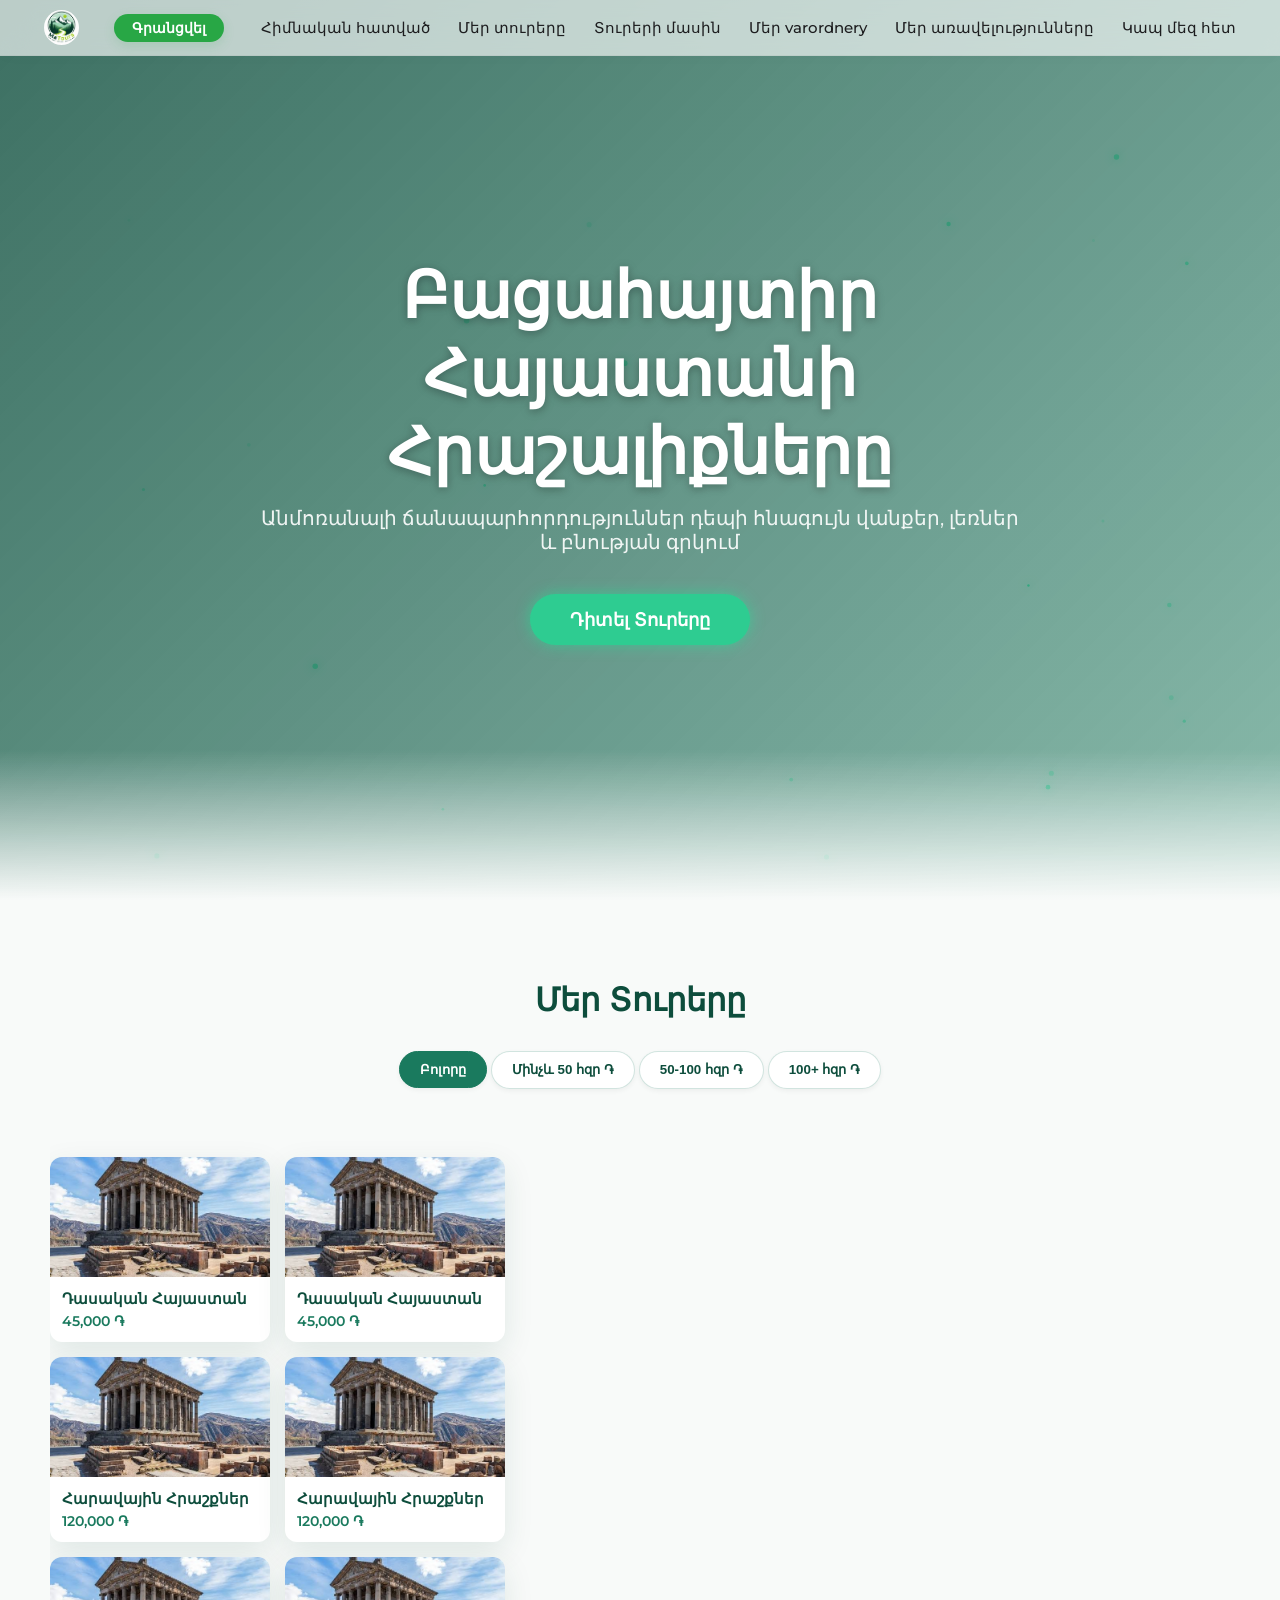
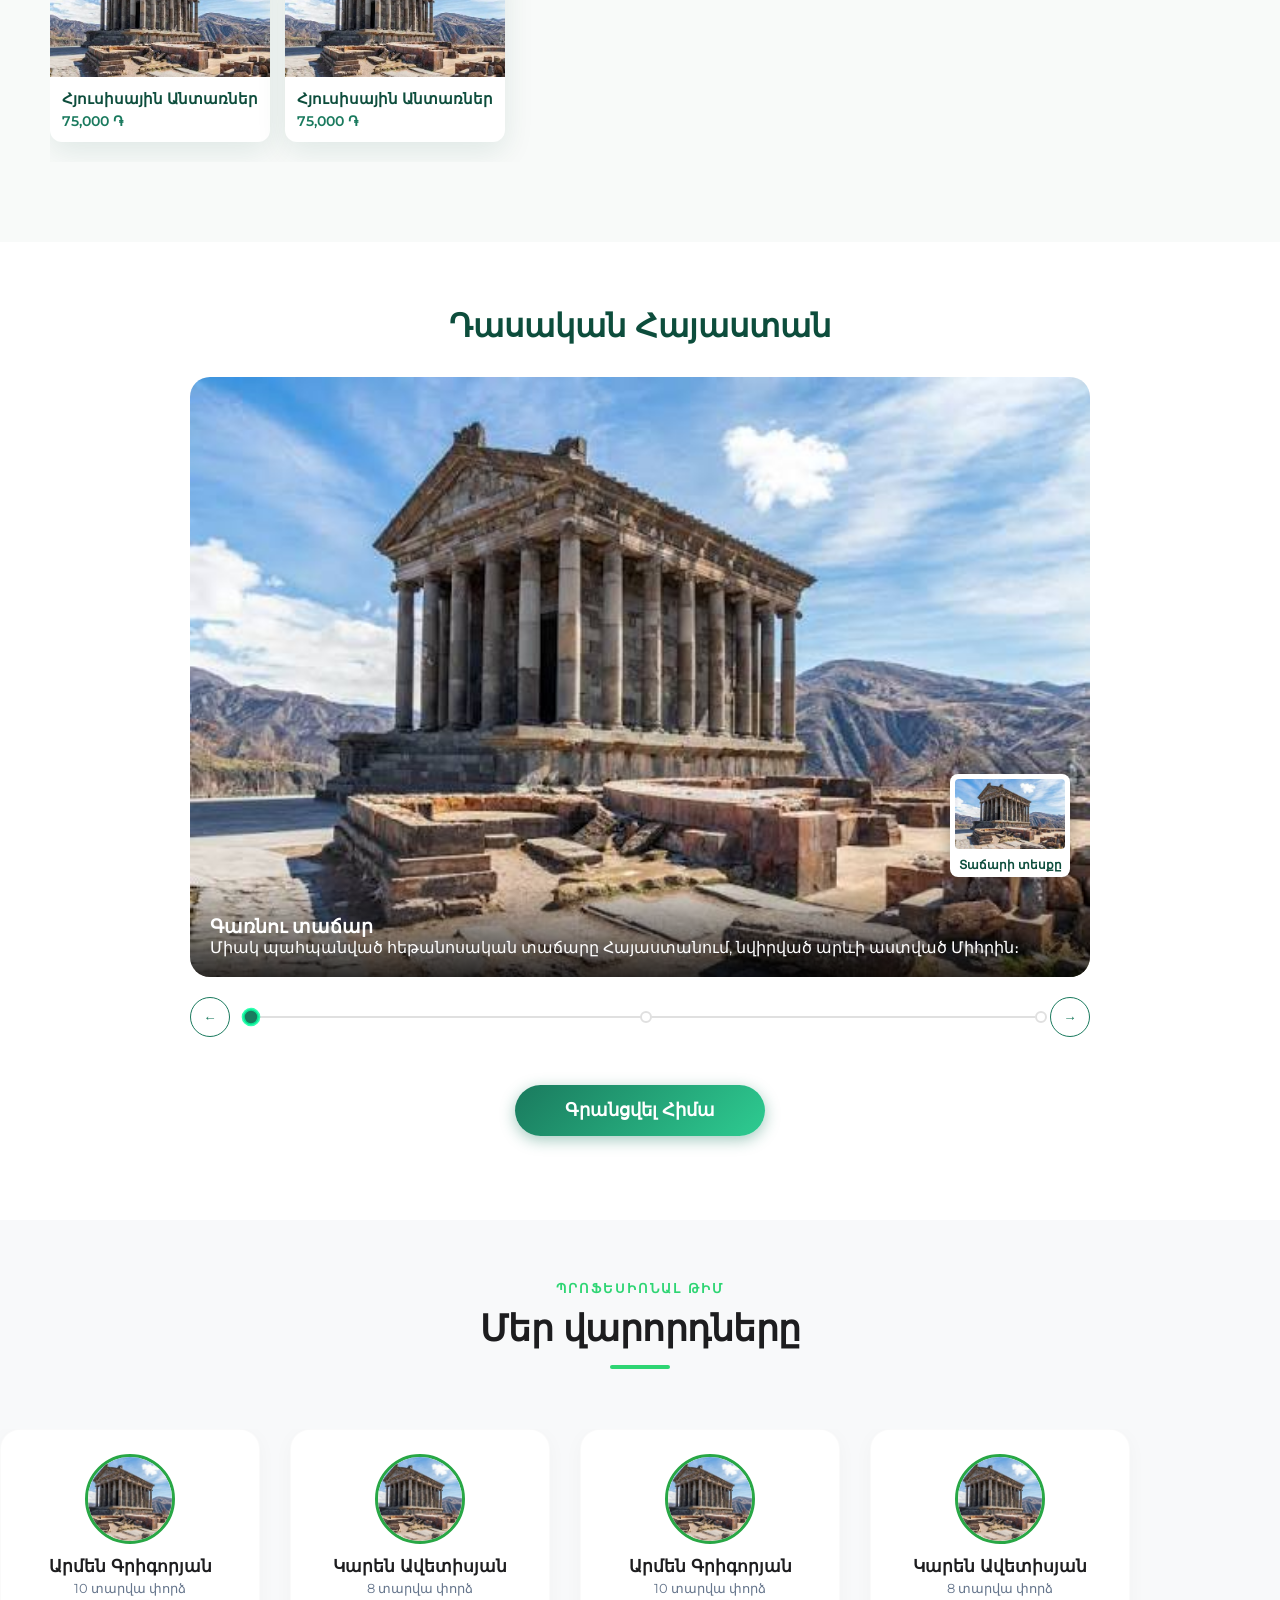
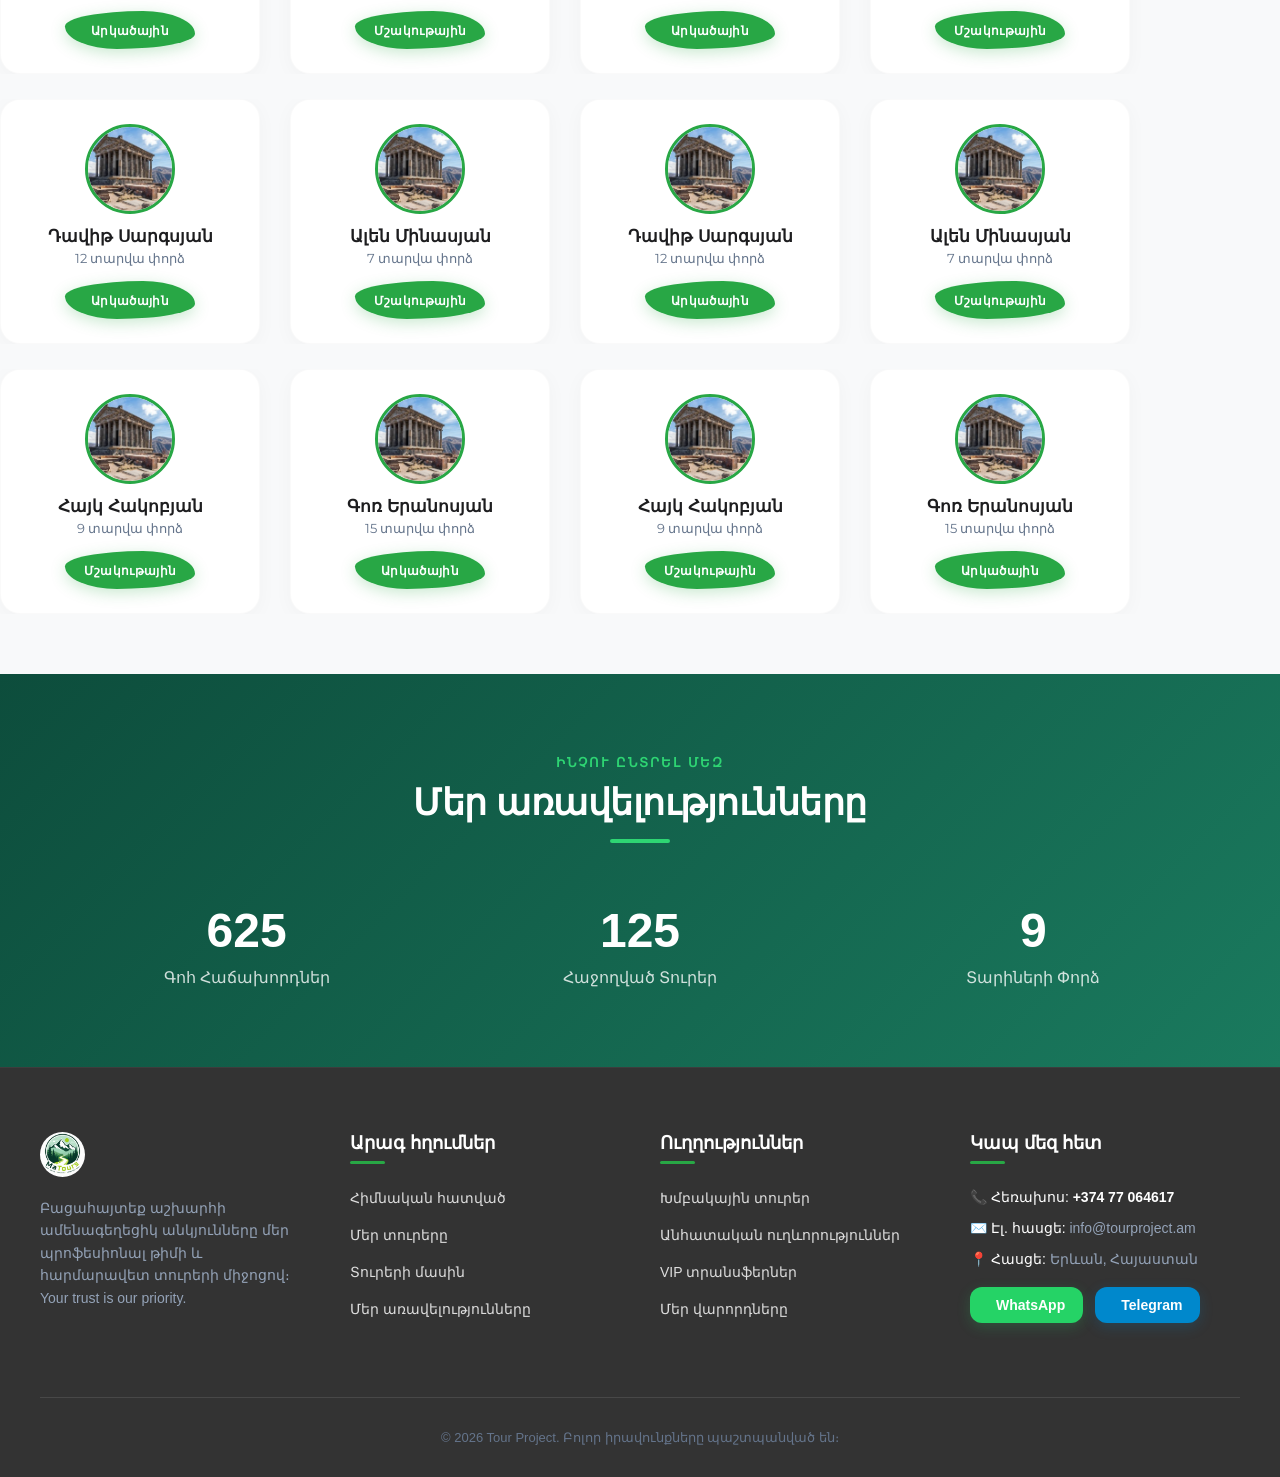
<file: index.html>
<!DOCTYPE html>
<html lang="hy">

<head>
    <meta charset="UTF-8">
    <meta name="viewport" content="width=device-width, initial-scale=1.0, maximum-scale=5.0">
    <title>Հայաստանի Տուրեր | Բացահայտիր Հայաստանը</title>
    <meta name="description"
        content="Լավագույն տուրերը Հայաստանում: Բացահայտեք պատմությունը, մշակույթը և բնությունը մեզ հետ:">
    <link rel="preconnect" href="https://fonts.googleapis.com">
    <link rel="preconnect" href="https://fonts.gstatic.com" crossorigin>
    <link href="https://fonts.googleapis.com/css2?family=Montserrat:wght@400;600;700;800&display=swap" rel="stylesheet">
    <link rel="stylesheet" href="style.css">
    <link rel="stylesheet" href="hero.css">
    <link rel="stylesheet" href="tours.css">
    <link rel="stylesheet" href="tour-details.css">
    <link rel="stylesheet" href="accordion.css">
    <link rel="stylesheet" href="achievements.css">
    <link rel="stylesheet" href="footer.css">
    <!-- Միացնում ենք Font Awesome պատկերակների գրադարանը լոգոների համար -->
    <link rel="stylesheet" href="https://cloudflare.com">

</head>

<body>
    <!-- Глобальный эффект частиц -->
    <canvas id="particles-canvas"></canvas>
    <!-- ================== ՊՐՈՖԵՍԻՈՆԱԼ ՆԱՎԲԱՐԻ ՍԿԻԶԲ ================== -->
    <div class="nav-overlay" id="nav-overlay"></div> <!-- Ֆոնի մթնեցման էֆեկտ հեռախոսի համար -->

    <header class="main-header">
        <nav class="navbar">
            <!-- Ձախ կողմի լոգոն -->
            <div class="nav-logo">
                <a href="#">
                    <img src="/logo5.png" alt="Logo" class="logo-img">
                </a>
            </div>

            <!-- ՄԵՋՏԵՂԻ ՀԱՏՎԱԾ: Գրանցման կանաչ կոճակ -->
            <div class="nav-auth">
                <a href="#register" class="btn-register">Գրանցվել</a>
            </div>

            <!-- Աջ կողմի մենյուն -->
            <ul class="nav-links">
                <li><a href="#hero">Հիմնական հատված</a></li>
                <li><a href="#tours-carousel">Մեր տուրերը</a></li>
                <li><a href="#tour-details">Տուրերի մասին</a></li>
                <li><a href="#drivers">Մեր varordnery</a></li>
                <li><a href="#achievements">Մեր առավելությունները</a></li>
                <li><a href="#footer">Կապ մեզ հետ</a></li>
            </ul>

            <!-- Հեռախոսի Բուրգեր Մենյու (3 գծիկներով) -->
            <div class="burger-menu" id="burger-toggle">
                <span class="line"></span>
                <span class="line"></span>
                <span class="line"></span>
            </div>
        </nav>
    </header>
    <!-- ================== ՊՐՈՖԵՍԻՈՆԱԼ ՆԱՎԲԱՐԻ ՎԵՐՋ ================== -->


    <!-- РАЗДЕЛ 1: Герой (Hero) -->
    <header class="hero" id="hero">
        <div class="hero-bg"
            style="background-image: url('https://images.unsplash.com/photo-1613328400494-b1eb21ab7911?q=80&w=2000&auto=format&fit=crop');">
        </div>
        <div class="hero-overlay"></div>
        <div class="hero-content">
            <h1 class="hero-title">Բացահայտիր Հայաստանի Հրաշալիքները</h1>
            <p class="hero-subtitle">Անմոռանալի ճանապարհորդություններ դեպի հնագույն վանքեր, լեռներ և բնության գրկում</p>
            <button class="cta-button">Դիտել Տուրերը</button>
        </div>
        <div class="hero-fade-bottom"></div>
    </header>

    <!-- РАЗДЕЛ 2: Карусель туров -->
    <section class="tours-section" id="tours-carousel">
        <div class="container">
            <h2 class="section-title">Մեր Տուրերը</h2>

            <!-- Фильтры -->
            <div class="filters-panel">
                <div class="filter-group" id="filter-price">
                    <button class="filter-chip active" data-filter="all">Բոլորը</button>
                    <button class="filter-chip" data-filter="low">Մինչև 50 հզր ֏</button>
                    <button class="filter-chip" data-filter="mid">50-100 հզր ֏</button>
                    <button class="filter-chip" data-filter="high">100+ հզր ֏</button>
                </div>
            </div>

            <!-- Карусель -->
            <div class="carousel-container">
                <div class="carousel-track" id="carousel-track">
                    <!-- Карточки будут добавлены через JS -->
                </div>


            </div>
        </div>
    </section>

    <!-- РАЗДЕЛ 3: Детали выбранного тура (Интерактивный маршрут) -->
    <section class="tour-details-section" id="tour-details">
        <div class="container">
            <h2 class="section-title" id="details-tour-title">Ընտրեք տուր</h2>
            <p class="details-placeholder">Ընտրեք որևէ տուր վերևի ցուցակից, որպեսզի տեսնեք դրա մանրամասները և երթուղին:
            </p>

            <div class="route-display">
                <!-- Большое изображение текущей точки -->
                <div class="route-image-container">
                    <img id="route-main-image"
                        src="https://images.unsplash.com/photo-1470071459604-3b5ec3a7fe05?q=80&w=2000&auto=format&fit=crop"
                        alt="Route Point">
                    <div class="route-info-overlay">
                        <h3 id="route-point-title">Ընտրեք տուր</h3>
                        <p id="route-point-desc">Տեսեք երթուղու մանրամասները ` ընտրությանց հետո</p>
                    </div>
                    <!-- Миниатюра (опционально) -->
                    <div class="route-thumbnail" id="route-thumbnail" style="opacity: 0; pointer-events: none;">
                        <img id="route-thumb-img" src="" alt="Landmark">
                        <span id="route-thumb-title">Անվանում</span>
                    </div>
                </div>

                <!-- Управление и прогресс маршрута -->
                <div class="route-controls">
                    <button class="route-btn" id="route-prev" aria-label="Նախորդ">←</button>

                    <div class="route-timeline" id="route-timeline">
                        <!-- Линия маршрута с точками будет сгенерирована через JS -->
                    </div>

                    <button class="route-btn" id="route-next" aria-label="Հաջորդ">→</button>
                </div>
            </div>

            <!-- Кнопка "Записаться" -->
            <div class="booking-container">
                <button class="booking-btn" id="booking-btn">Գրանցվել Հիմա</button>
                <div class="booking-options" id="booking-options">
                    <a href="#" class="social-btn telegram" id="btn-telegram" target="_blank"
                        rel="noopener">Telegram</a>
                    <a href="#" class="social-btn whatsapp" id="btn-whatsapp" target="_blank"
                        rel="noopener">WhatsApp</a>
                    <!-- Instagram just opens profile -->
                    <a href="https://instagram.com/armenia_tours_demo" class="social-btn instagram" id="btn-instagram"
                        target="_blank" rel="noopener">Instagram</a>
                </div>
            </div>
        </div>
    </section>

    <!-- РАЗДЕЛ 4: Մեր վարորդները (3 Հորիզոնական Շարք + Liquid Էֆեկտ) -->
    <section class="drivers-section" id="drivers">

        <!-- Սեկցիայի Վերնագիր -->
        <div class="section-header">
            <span class="subtitle">Պրոֆեսիոնալ թիմ</span>
            <h2 class="main-title" style="color: #1d1d1f;">Մեր վարորդները</h2>
            <div class="title-devider"></div>
        </div>

        <div class="marquee-rows-container">

            <!-- ================= ՇԱՐՔ 1 ================= -->
            <div class="marquee-wrapper">
                <div class="marquee-track row-1">
                    <!-- Օրիգինալ Քարտեր -->
                    <div class="driver-card">
                        <img src="images.jpg" alt="Driver">
                        <h3>Արմեն Գրիգորյան</h3>
                        <p>10 տարվա փորձ</p>
                        <div class="liquid-badge"><span>Արկածային</span></div>
                    </div>
                    <div class="driver-card">
                        <img src="images.jpg" alt="Driver">
                        <h3>Կարեն Ավետիսյան</h3>
                        <p>8 տարվա փորձ</p>
                        <div class="liquid-badge"><span>Մշակութային</span></div>
                    </div>
                    <!-- Կրկնօրինակներ անվերջության համար -->
                    <div class="driver-card" aria-hidden="true">
                        <img src="images.jpg" alt="Driver">
                        <h3>Արմեն Գրիգորյան</h3>
                        <p>10 տարվա փորձ</p>
                        <div class="liquid-badge"><span>Արկածային</span></div>
                    </div>
                    <div class="driver-card" aria-hidden="true">
                        <img src="images.jpg" alt="Driver">
                        <h3>Կարեն Ավետիսյան</h3>
                        <p>8 տարվա փորձ</p>
                        <div class="liquid-badge"><span>Մշակութային</span></div>
                    </div>
                </div>
            </div>

            <!-- ================= ՇԱՐՔ 2 ================= -->
            <div class="marquee-wrapper">
                <div class="marquee-track row-2">
                    <!-- Օրիգինալ Քարտեր -->
                    <div class="driver-card">
                        <img src="images.jpg" alt="Driver">
                        <h3>Դավիթ Սարգսյան</h3>
                        <p>12 տարվա փորձ</p>
                        <div class="liquid-badge"><span>Արկածային</span></div>
                    </div>
                    <div class="driver-card">
                        <img src="images.jpg" alt="Driver">
                        <h3>Ալեն Մինասյան</h3>
                        <p>7 տարվա փորձ</p>
                        <div class="liquid-badge"><span>Մշակութային</span></div>
                    </div>
                    <!-- Կրկնօրինակներ անվերջության համար -->
                    <div class="driver-card" aria-hidden="true">
                        <img src="images.jpg" alt="Driver">
                        <h3>Դավիթ Սարգսյան</h3>
                        <p>12 տարվա փորձ</p>
                        <div class="liquid-badge"><span>Արկածային</span></div>
                    </div>
                    <div class="driver-card" aria-hidden="true">
                        <img src="images.jpg" alt="Driver">
                        <h3>Ալեն Մինասյան</h3>
                        <p>7 տարվա փորձ</p>
                        <div class="liquid-badge"><span>Մշակութային</span></div>
                    </div>
                </div>
            </div>

            <!-- ================= ՇԱՐՔ 3 ================= -->
            <div class="marquee-wrapper">
                <div class="marquee-track row-3">
                    <!-- Օրիգինալ Քարտեր -->
                    <div class="driver-card">
                        <img src="images.jpg" alt="Driver">
                        <h3>Հայկ Հակոբյան</h3>
                        <p>9 տարվա փորձ</p>
                        <div class="liquid-badge"><span>Մշակութային</span></div>
                    </div>
                    <div class="driver-card">
                        <img src="images.jpg" alt="Driver">
                        <h3>Գոռ Երանոսյան</h3>
                        <p>15 տարվա փորձ</p>
                        <div class="liquid-badge"><span>Արկածային</span></div>
                    </div>
                    <!-- Կրկնօրինակներ անվերջության համար -->
                    <div class="driver-card" aria-hidden="true">
                        <img src="images.jpg" alt="Driver">
                        <h3>Հայկ Հակոբյան</h3>
                        <p>9 տարվա փորձ</p>
                        <div class="liquid-badge"><span>Մշակութային</span></div>
                    </div>
                    <div class="driver-card" aria-hidden="true">
                        <img src="images.jpg" alt="Driver">
                        <h3>Գոռ Երանոսյան</h3>
                        <p>15 տարվա փորձ</p>
                        <div class="liquid-badge"><span>Արկածային</span></div>
                    </div>
                </div>
            </div>

        </div>
    </section>


    <!-- РАЗДЕЛ 5: Достижения -->
    <section class="achievements-section" id="achievements">

        <!-- ԺԱՄԱՆԱԿԱԿԻՑ ՎԵՐՆԱԳԻՐ (Ավելացրեք սա թվերից վերև) -->
        <div class="section-header">
            <span class="subtitle">Ինչու ընտրել մեզ</span>
            <h2 class="main-title">Մեր առավելությունները</h2>
            <div class="title-devider"></div>
        </div>

        <!-- Ձեր թվերի բլոկի օրինակը (կառուցվածքը թողեք ձերը, միայն ստուգեք data-target-ը) -->
        <div class="achievements-container">
            <div class="achievement-card">
                <span class="counter" data-target="1500">0</span>
                <p>Գոհ Հաճախորդներ</p>
            </div>
            <div class="achievement-card">
                <span class="counter" data-target="250">0</span>
                <p>Հաջողված Տուրեր</p>
            </div>
            <div class="achievement-card">
                <span class="counter" data-target="15">0</span>
                <p>Տարիների Փորձ</p>
            </div>
        </div>
    </section>


    <!-- РАЗДЕЛ 6: Футер (Կապ մեզ հետ) -->
    <footer class="footer" id="footer">
        <div class="footer-container">

            <!-- Սյունակ 1: Լոգո և Նկարագրություն -->
            <div class="footer-column footer-about">
                <img src="/logo5.png" alt="Logo" class="footer-logo logo-img">
                <p>Բացահայտեք աշխարհի ամենագեղեցիկ անկյունները մեր պրոֆեսիոնալ թիմի և հարմարավետ տուրերի միջոցով։ Your
                    trust is our priority.</p>
            </div>

            <!-- Սյունակ 2: Արագ Հղումներ -->
            <div class="footer-column">
                <h3>Արագ հղումներ</h3>
                <ul class="footer-links">
                    <li><a href="#hero">Հիմնական հատված</a></li>
                    <li><a href="#tours-carousel">Մեր տուրերը</a></li>
                    <li><a href="#tour-details">Տուրերի մասին</a></li>
                    <li><a href="#achievements">Մեր առավելությունները</a></li>
                </ul>
            </div>

            <!-- Սյունակ 3: Ուղղություններ -->
            <div class="footer-column">
                <h3>Ուղղություններ</h3>
                <ul class="footer-links">
                    <li><a href="#tours-carousel">Խմբակային տուրեր</a></li>
                    <li><a href="#tours-carousel">Անհատական ուղևորություններ</a></li>
                    <li><a href="#tours-carousel">VIP տրանսֆերներ</a></li>
                    <li><a href="#drivers">Մեր վարորդները</a></li>
                </ul>
            </div>

            <!-- Սյունակ 4: Կապ և Ինտերակտիվ Չատեր -->
            <div class="footer-column footer-contact">
                <h3>Կապ մեզ հետ</h3>
                <p class="phone-display">📞 <span>Հեռախոս:</span> <a href="tel:+37477064617">+374 77 064617</a></p>
                <p>✉️ <span>Էլ. հասցե:</span> info@tourproject.am</p>
                <p>📍 <span>Հասցե:</span> Երևան, Հայաստան</p>

                <!-- ԳԵՂԵՑԻԿ ԼՈԳՈՆԵՐԸ ԻՍԿԱԿԱՆ ՉԱՏԵՐԻ ՀՂՈՒՄՆԵՐՈՎ -->
                <div class="chat-actions">
                    <!-- WhatsApp Չատի Հղում -->
                    <a href="https://wa.me" target="_blank" class="chat-btn whatsapp" aria-label="Write on WhatsApp">
                        <i class="fab fa-whatsapp"></i> WhatsApp
                    </a>
                    <!-- Telegram Չատի Հղում -->
                    <a href="https://t.me" target="_blank" class="chat-btn telegram" aria-label="Write on Telegram">
                        <i class="fab fa-telegram-plane"></i> Telegram
                    </a>
                </div>
            </div>

        </div>

        <!-- Հեղինակային իրավունքներ -->
        <div class="footer-bottom">
            <p>&copy; 2026 Tour Project. Բոլոր իրավունքները պաշտպանված են։</p>
        </div>
    </footer>

    <!-- Скрипты -->
    <script src="particles.js"></script>
    <script type="module" src="main.js"></script>
</body>

</html>
</file>
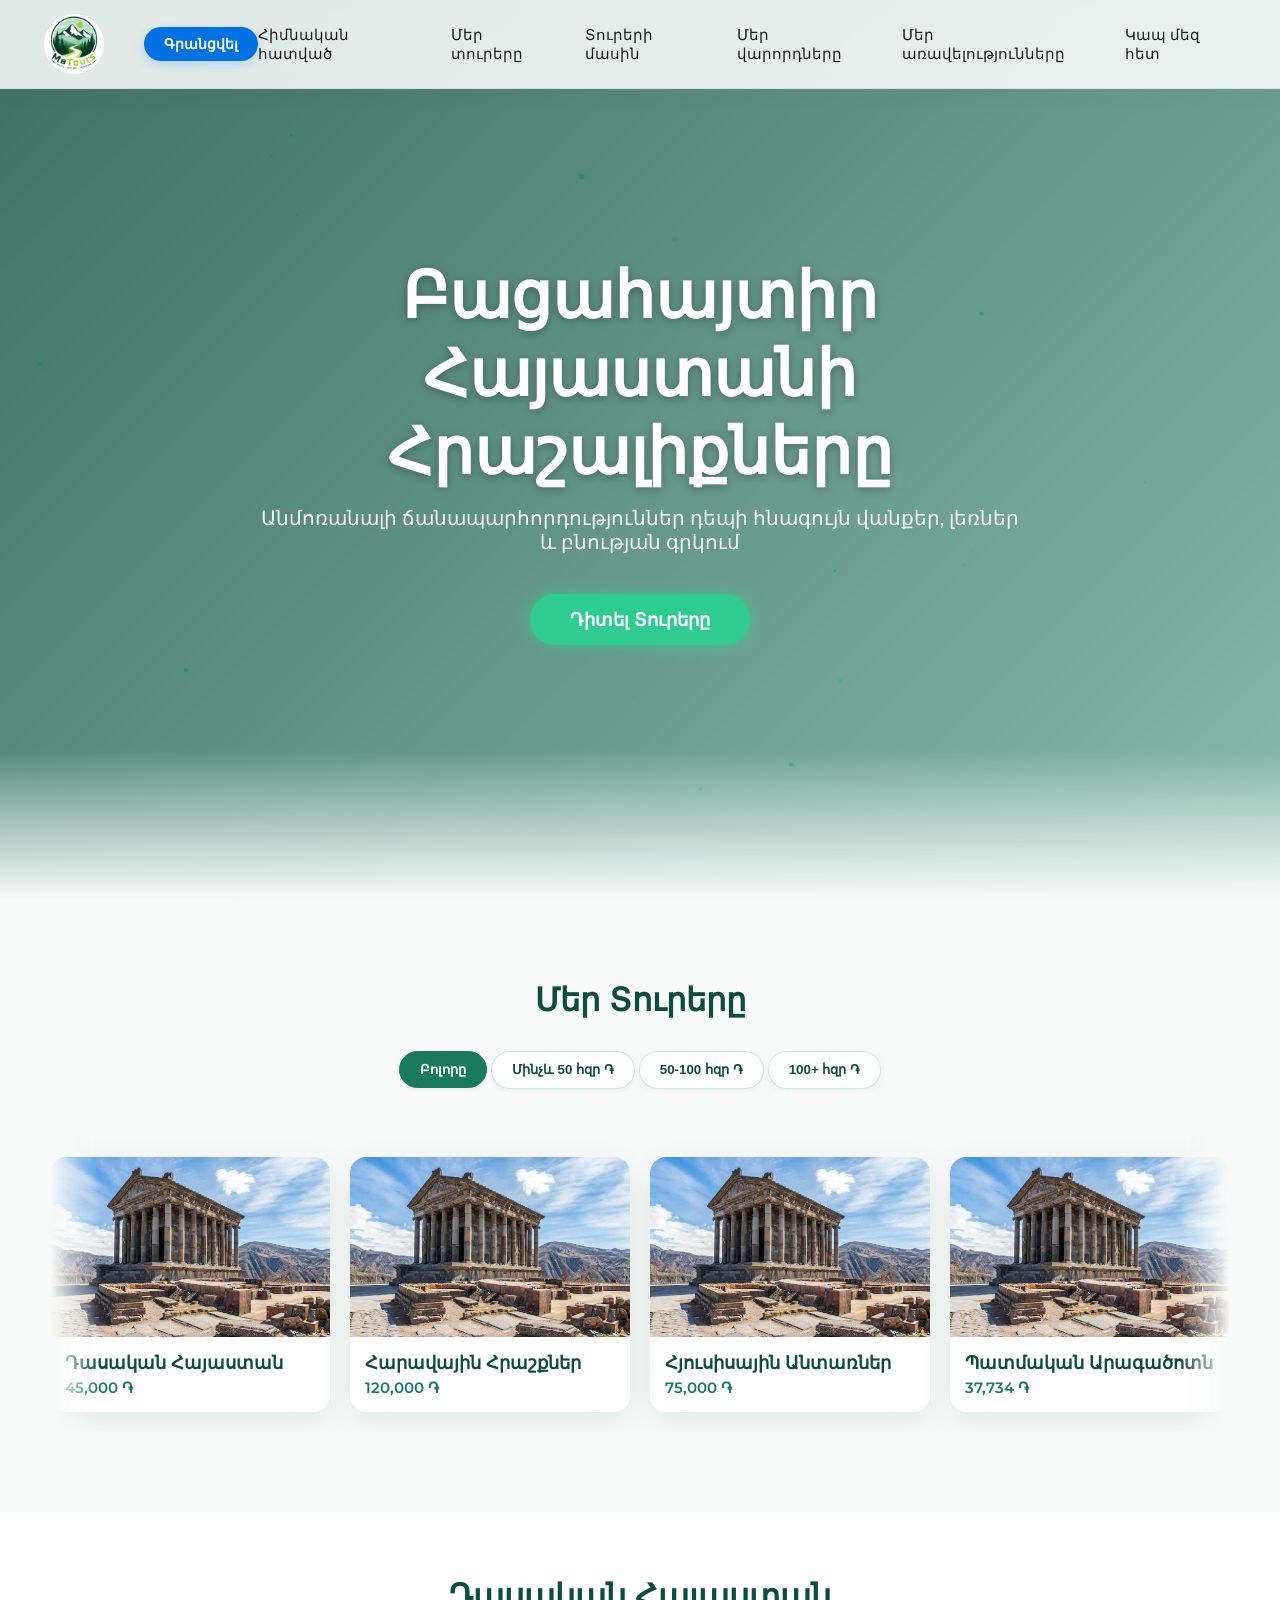
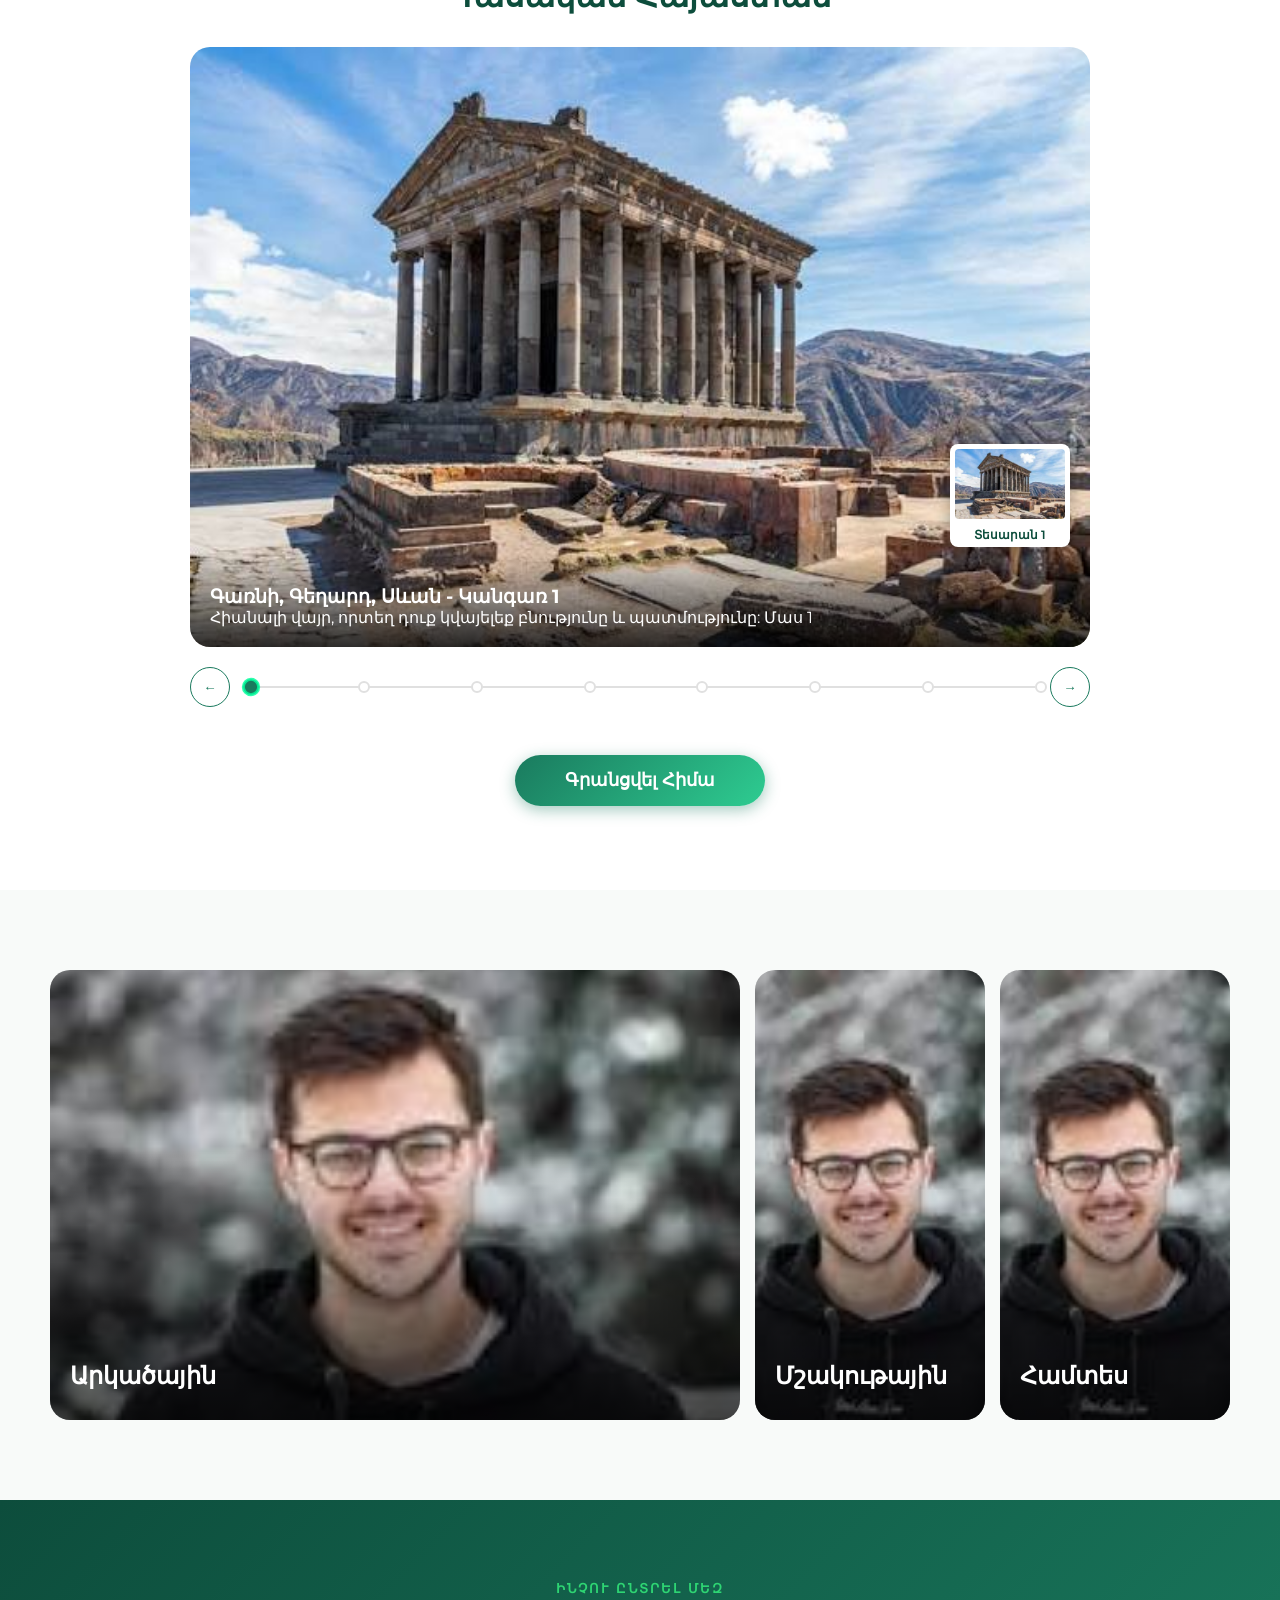
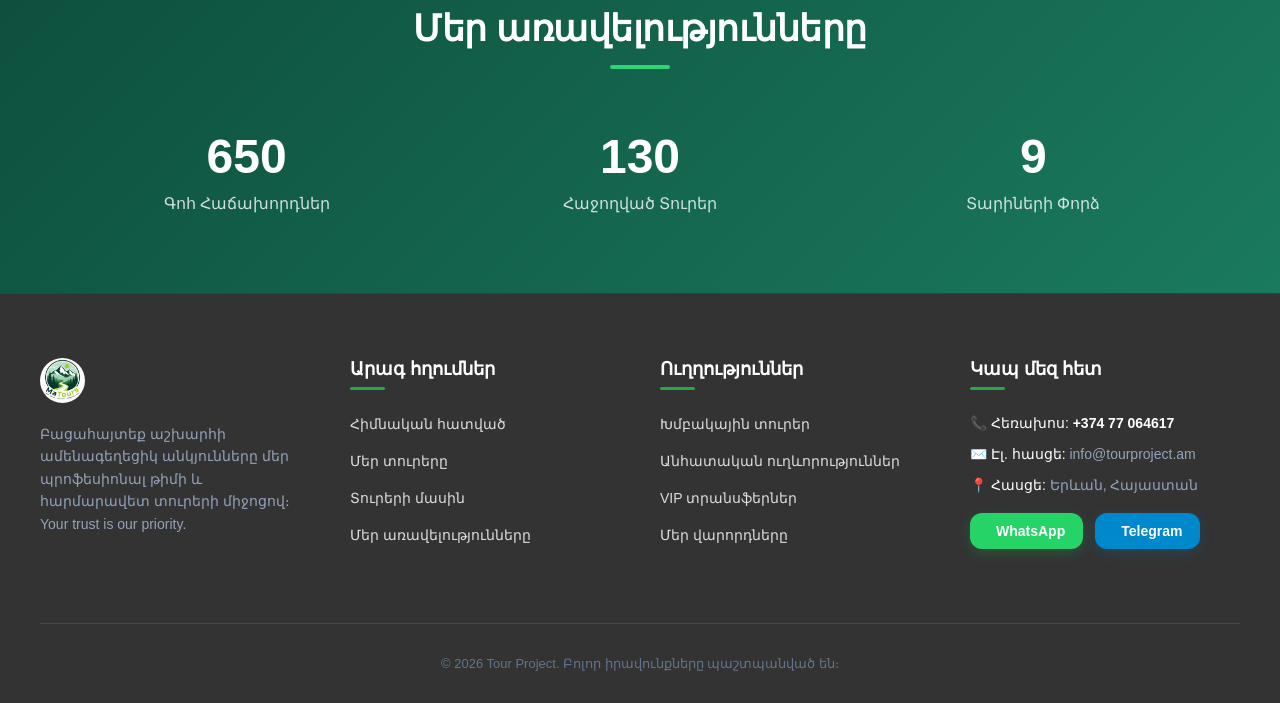
<file: tmp/tour_site-main/index.html>
<!DOCTYPE html>
<html lang="hy">

<head>
    <meta charset="UTF-8">
    <meta name="viewport" content="width=device-width, initial-scale=1.0, maximum-scale=5.0">
    <title>Հայաստանի Տուրեր | Բացահայտիր Հայաստանը</title>
    <meta name="description"
        content="Լավագույն տուրերը Հայաստանում: Բացահայտեք պատմությունը, մշակույթը և բնությունը մեզ հետ:">
    <link rel="preconnect" href="https://fonts.googleapis.com">
    <link rel="preconnect" href="https://fonts.gstatic.com" crossorigin>
    <link href="https://fonts.googleapis.com/css2?family=Montserrat:wght@400;600;700;800&display=swap" rel="stylesheet">
    <link rel="stylesheet" href="style.css">
    <link rel="stylesheet" href="hero.css">
    <link rel="stylesheet" href="tours.css">
    <link rel="stylesheet" href="tour-details.css">
    <link rel="stylesheet" href="accordion.css">
    <link rel="stylesheet" href="achievements.css">
    <link rel="stylesheet" href="footer.css">
    <!-- Միացնում ենք Font Awesome պատկերակների գրադարանը լոգոների համար -->
    <link rel="stylesheet" href="https://cloudflare.com">

</head>

<body>
    <!-- Глобальный эффект частиц -->
    <canvas id="particles-canvas"></canvas>
    <!-- ================== ՊՐՈՖԵՍԻՈՆԱԼ ՆԱՎԲԱՐԻ ՍԿԻԶԲ ================== -->
    <header class="main-header">
        <nav class="navbar">
            <!-- Ձախ կողմի լոգոն -->
            <div class="nav-logo">
                <a href="#">
                    <img src="/logo5.png" alt="Logo" class="logo-img">
                </a>
            </div>

            <!-- ՄԵՋՏԵՂԻ ՀԱՏՎԱԾ: Գրանցման կոճակ (երևում է համակարգչի և հեռախոսի վրա) -->
            <div class="nav-auth">
                <a href="#register" class="btn-register">Գրանցվել</a>
            </div>

            <!-- Աջ կողմի մենյուն -->
            <ul class="nav-links">
                <li><a href="#hero">Հիմնական հատված</a></li>
                <li><a href="#tours-carousel">Մեր տուրերը</a></li>
                <li><a href="#tour-details">Տուրերի մասին</a></li>
                <li><a href="#drivers">Մեր վարորդները</a></li>
                <li><a href="#achievements">Մեր առավելությունները</a></li>
                <li><a href="#footer">Կապ մեզ հետ</a></li>
            </ul>

            <!-- Հեռախոսի Բուրգեր Մենյու (3 գծիկներով) -->
            <div class="burger-menu" id="burger-toggle">
                <span class="line"></span>
                <span class="line"></span>
                <span class="line"></span>
            </div>
        </nav>
    </header>
    <!-- ================== ՊՐՈՖԵՍԻՈՆԱԼ ՆԱՎԲԱՐԻ ՎԵՐՋ ================== -->


    <!-- РАЗДЕЛ 1: Герой (Hero) -->
    <header class="hero" id="hero">
        <div class="hero-bg"
            style="background-image: url('https://images.unsplash.com/photo-1613328400494-b1eb21ab7911?q=80&w=2000&auto=format&fit=crop');">
        </div>
        <div class="hero-overlay"></div>
        <div class="hero-content">
            <h1 class="hero-title">Բացահայտիր Հայաստանի Հրաշալիքները</h1>
            <p class="hero-subtitle">Անմոռանալի ճանապարհորդություններ դեպի հնագույն վանքեր, լեռներ և բնության գրկում</p>
            <button class="cta-button">Դիտել Տուրերը</button>
        </div>
        <div class="hero-fade-bottom"></div>
    </header>

    <!-- РАЗДЕЛ 2: Карусель туров -->
    <section class="tours-section" id="tours-carousel">
        <div class="container">
            <h2 class="section-title">Մեր Տուրերը</h2>

            <!-- Фильтры -->
            <div class="filters-panel">
                <div class="filter-group" id="filter-price">
                    <button class="filter-chip active" data-filter="all">Բոլորը</button>
                    <button class="filter-chip" data-filter="low">Մինչև 50 հզր ֏</button>
                    <button class="filter-chip" data-filter="mid">50-100 հզր ֏</button>
                    <button class="filter-chip" data-filter="high">100+ հզր ֏</button>
                </div>
            </div>

            <!-- Карусель -->
            <div class="carousel-container">
                <div class="carousel-track" id="carousel-track">
                    <!-- Карточки будут добавлены через JS -->
                </div>

                
            </div>
        </div>
    </section>

    <!-- РАЗДЕЛ 3: Детали выбранного тура (Интерактивный маршрут) -->
    <section class="tour-details-section" id="tour-details">
        <div class="container">
            <h2 class="section-title" id="details-tour-title">Ընտրեք տուր</h2>
            <p class="details-placeholder">Ընտրեք որևէ տուր վերևի ցուցակից, որպեսզի տեսնեք դրա մանրամասները և երթուղին:
            </p>

            <div class="route-display">
                <!-- Большое изображение текущей точки -->
                <div class="route-image-container">
                    <img id="route-main-image"
                        src="https://images.unsplash.com/photo-1470071459604-3b5ec3a7fe05?q=80&w=2000&auto=format&fit=crop"
                        alt="Route Point">
                    <div class="route-info-overlay">
                        <h3 id="route-point-title">Ընտրեք տուր</h3>
                        <p id="route-point-desc">Տեսեք երթուղու մանրամասները ` ընտրությանց հետո:</p>
                    </div>
                    <!-- Миниатюра (опционально) -->
                    <div class="route-thumbnail" id="route-thumbnail" style="opacity: 0; pointer-events: none;">
                        <img id="route-thumb-img" src="" alt="Landmark">
                        <span id="route-thumb-title">Անվանում</span>
                    </div>
                </div>

                <!-- Управление и прогресс маршрута -->
                <div class="route-controls">
                    <button class="route-btn" id="route-prev" aria-label="Նախորդ">←</button>

                    <div class="route-timeline" id="route-timeline">
                        <!-- Линия маршрута с точками будет сгенерирована через JS -->
                    </div>

                    <button class="route-btn" id="route-next" aria-label="Հաջորդ">→</button>
                </div>
            </div>

            <!-- Кнопка "Записаться" -->
            <div class="booking-container">
                <button class="booking-btn" id="booking-btn">Գրանցվել Հիմա</button>
                <div class="booking-options" id="booking-options">
                    <a href="#" class="social-btn telegram" id="btn-telegram" target="_blank"
                        rel="noopener">Telegram</a>
                    <a href="#" class="social-btn whatsapp" id="btn-whatsapp" target="_blank"
                        rel="noopener">WhatsApp</a>
                    <!-- Instagram just opens profile -->
                    <a href="https://instagram.com/armenia_tours_demo" class="social-btn instagram" id="btn-instagram"
                        target="_blank" rel="noopener">Instagram</a>
                </div>
            </div>
        </div>
    </section>

    <!-- РАЗДЕЛ 4: Три вертикальные карточки -->
    <section class="vertical-cards-section" id="drivers">
        <div class="container">

            <div class="accordion-container">
                <div class="accordion-card active">
                    <div class="card-bg-1"></div>
                    <div class="card-overlay"></div>
                    <div class="card-content">
                        <h3>Արկածային</h3>
                    </div>
                </div>
                <div class="accordion-card">
                    <div class="card-bg-2"></div>
                    <div class="card-overlay"></div>
                    <div class="card-content">
                        <h3>Մշակութային</h3>
                    </div>
                </div>
                <div class="accordion-card">
                    <div class="card-bg-3"></div>
                    <div class="card-overlay"></div>
                    <div class="card-content">
                        <h3>Համտես</h3>
                    </div>
                </div>
            </div>
        </div>
    </section>

    <!-- РАЗДЕЛ 5: Достижения -->
    <section class="achievements-section" id="achievements">

        <!-- ԺԱՄԱՆԱԿԱԿԻՑ ՎԵՐՆԱԳԻՐ (Ավելացրեք սա թվերից վերև) -->
        <div class="section-header">
            <span class="subtitle">Ինչու ընտրել մեզ</span>
            <h2 class="main-title">Մեր առավելությունները</h2>
            <div class="title-devider"></div>
        </div>

        <!-- Ձեր թվերի բլոկի օրինակը (կառուցվածքը թողեք ձերը, միայն ստուգեք data-target-ը) -->
        <div class="achievements-container">
            <div class="achievement-card">
                <span class="counter" data-target="1500">0</span>
                <p>Գոհ Հաճախորդներ</p>
            </div>
            <div class="achievement-card">
                <span class="counter" data-target="250">0</span>
                <p>Հաջողված Տուրեր</p>
            </div>
            <div class="achievement-card">
                <span class="counter" data-target="15">0</span>
                <p>Տարիների Փորձ</p>
            </div>
        </div>
    </section>


    <!-- РАЗДЕЛ 6: Футер (Կապ մեզ հետ) -->
    <footer class="footer" id="footer">
        <div class="footer-container">

            <!-- Սյունակ 1: Լոգո և Նկարագրություն -->
            <div class="footer-column footer-about">
                <img src="/logo5.png" alt="Logo" class="footer-logo logo-img">
                <p>Բացահայտեք աշխարհի ամենագեղեցիկ անկյունները մեր պրոֆեսիոնալ թիմի և հարմարավետ տուրերի միջոցով։ Your
                    trust is our priority.</p>
            </div>

            <!-- Սյունակ 2: Արագ Հղումներ -->
            <div class="footer-column">
                <h3>Արագ հղումներ</h3>
                <ul class="footer-links">
                    <li><a href="#hero">Հիմնական հատված</a></li>
                    <li><a href="#tours-carousel">Մեր տուրերը</a></li>
                    <li><a href="#tour-details">Տուրերի մասին</a></li>
                    <li><a href="#achievements">Մեր առավելությունները</a></li>
                </ul>
            </div>

            <!-- Սյունակ 3: Ուղղություններ -->
            <div class="footer-column">
                <h3>Ուղղություններ</h3>
                <ul class="footer-links">
                    <li><a href="#tours-carousel">Խմբակային տուրեր</a></li>
                    <li><a href="#tours-carousel">Անհատական ուղևորություններ</a></li>
                    <li><a href="#tours-carousel">VIP տրանսֆերներ</a></li>
                    <li><a href="#drivers">Մեր վարորդները</a></li>
                </ul>
            </div>

            <!-- Սյունակ 4: Կապ և Ինտերակտիվ Չատեր -->
            <div class="footer-column footer-contact">
                <h3>Կապ մեզ հետ</h3>
                <p class="phone-display">📞 <span>Հեռախոս:</span> <a href="tel:+37477064617">+374 77 064617</a></p>
                <p>✉️ <span>Էլ. հասցե:</span> info@tourproject.am</p>
                <p>📍 <span>Հասցե:</span> Երևան, Հայաստան</p>

                <!-- ԳԵՂԵՑԻԿ ԼՈԳՈՆԵՐԸ ԻՍԿԱԿԱՆ ՉԱՏԵՐԻ ՀՂՈՒՄՆԵՐՈՎ -->
                <div class="chat-actions">
                    <!-- WhatsApp Չատի Հղում -->
                    <a href="https://wa.me" target="_blank" class="chat-btn whatsapp" aria-label="Write on WhatsApp">
                        <i class="fab fa-whatsapp"></i> WhatsApp
                    </a>
                    <!-- Telegram Չատի Հղում -->
                    <a href="https://t.me" target="_blank" class="chat-btn telegram" aria-label="Write on Telegram">
                        <i class="fab fa-telegram-plane"></i> Telegram
                    </a>
                </div>
            </div>

        </div>

        <!-- Հեղինակային իրավունքներ -->
        <div class="footer-bottom">
            <p>&copy; 2026 Tour Project. Բոլոր իրավունքները պաշտպանված են։</p>
        </div>
    </footer>

    <!-- Скрипты -->
    <script src="particles.js"></script>
    <script type="module" src="main.js"></script>
</body>

</html>
</file>
<file: style.css>
﻿:root {
    --emerald-dark: #0d4d3c;
    --emerald-mid: #1a7a5e;
    --emerald-light: #2ecc91;
    --neon-green: #00ff9d;
    --text-main: #333333;
    --text-light: #ffffff;
    --bg-light: #f8faf9;
    --card-shadow: 0 10px 30px rgba(13, 77, 60, 0.1);
    --transition-smooth: 0.4s cubic-bezier(0.25, 1, 0.5, 1);
}

* {
    margin: 0;
    padding: 0;
    box-sizing: border-box;
}

html {
    scroll-behavior: smooth;
    font-size: 16px;
}

body {
    font-family: 'Montserrat', sans-serif;
    color: var(--text-main);
    background-color: var(--bg-light);
    overflow-x: hidden;
    position: relative;
}

#particles-canvas {
    position: fixed;
    top: 0;
    left: 0;
    width: 100vw;
    height: 100vh;
    z-index: 1;
    pointer-events: none;
}

.container {
    max-width: 1200px;
    margin: 0 auto;
    padding: 0 10px;
    position: relative;
    z-index: 2;
}

.section-title {
    font-size: 2rem;
    font-weight: 800;
    color: var(--emerald-dark);
    margin-bottom: 2rem;
    text-align: center;
}

/* ================== ՊՐՈՖԵՍԻՈՆԱԼ ԺԱՄԱՆԱԿԱԿԻՑ ՆԱՎԲԱՐ ================== */
:root {
    --nav-bg: rgba(255, 255, 255, 0.65); /* Ավելի թափանցիկ ֆոն */
    --nav-blur: 16px; /* Ուժեղացված ապակու (blur) էֆեկտ */
    --text-color: #1d1d1f; 
    --accent-color: #28a745; /* Բոլոր տեղերում փոխված է ԿԱՆԱՉԻ */
    --transition-smooth: all 0.4s cubic-bezier(0.16, 1, 0.3, 1); /* Էլ ավելի սահուն Apple-style անիմացիա */
}

html {
    scroll-behavior: smooth;
    scroll-padding-top: 65px; /* Քանի որ նավբարը ցածրացել է */
}

/* Գլխավոր կոնտեյներ */
.main-header {
    position: fixed;
    top: 0;
    left: 0;
    width: 100%;
    background-color: var(--nav-bg);
    backdrop-filter: blur(var(--nav-blur));
    -webkit-backdrop-filter: blur(var(--nav-blur)); 
    box-shadow: 0 1px 15px rgba(0, 0, 0, 0.02);
    border-bottom: 1px solid rgba(0, 0, 0, 0.04);
    z-index: 9999;
}

.navbar {
    display: flex;
    justify-content: space-between; 
    align-items: center;
    max-width: 1240px;
    margin: 0 auto;
    padding: 10px 24px; /* Փոքրացված padding՝ height-ը նվազեցնելու համար */
}

.logo-img {
    height: 35px; /* Լոգոն ևս մի փոքր սեղմված է բարձրության համար */
    width: auto;
    display: block;
    transition: transform 0.3s ease;
    border-radius: 80px;
}

/* ԳՐԱՆՑՎԵԼՈՒ ԿԱՆԱՉ ԿՈՃԱԿ */
.nav-auth {
    margin-right: auto; 
    margin-left: 35px;  
}

.btn-register {
    display: inline-block;
    background-color: var(--accent-color); 
    color: #ffffff;
    text-decoration: none;
    padding: 6px 18px; /* Ավելի կոմպակտ չափսեր */
    border-radius: 20px; 
    font-size: 13.5px;
    font-weight: 600;
    transition: var(--transition-smooth);
    box-shadow: 0 4px 12px rgba(40, 167, 69, 0.15);
}

.btn-register:hover {
    transform: translateY(-1.5px);
    box-shadow: 0 6px 18px rgba(40, 167, 69, 0.25);
    background-color: #218838;
}

/* Մենյուի հղումները (Desktop) */
.nav-links {
    display: flex;
    list-style: none;
    gap: 28px;
}

.nav-links a {
    text-decoration: none;
    color: var(--text-color);
    font-weight: 500;
    font-size: 14.5px;
    position: relative;
    padding: 4px 0;
    transition: var(--transition-smooth);
}

/* Հովերի գծիկը դարձավ ԿԱՆԱՉ */
.nav-links a::after {
    content: '';
    position: absolute;
    bottom: 0;
    left: 0;
    width: 0;
    height: 2px;
    background-color: var(--accent-color);
    transition: var(--transition-smooth);
}

.nav-links a:hover {
    color: var(--accent-color); /* Տեքստը հովերի ժամանակ կանաչում է */
}

.nav-links a:hover::after {
    width: 100%;
}

/* Բուրգեր կոճակ */
.burger-menu {
    display: none;
    cursor: pointer;
    flex-direction: column;
    gap: 5px;
    padding: 6px;
    z-index: 10001; 
}

.burger-menu .line {
    width: 22px;
    height: 2px;
    background-color: var(--text-color);
    border-radius: 4px;
    transition: var(--transition-smooth);
}

/* 📱 ՀԵՏԵՎԻ ՖՈՆԻ ՄԹՆԵՑՄԱՆ ՈՃԵՐԸ (OVERLAY) */
.nav-overlay {
    position: fixed;
    top: 0;
    left: 0;
    width: 100%;
    height: 100vh;
    background-color: rgba(0, 0, 0, 0.4); /* Մթնեցման աստիճանը */
    opacity: 0;
    visibility: hidden;
    transition: var(--transition-smooth);
    z-index: 9998; /* Նավբարից 1 քայլ ներքև */
}

.nav-overlay.is-active {
    opacity: 1;
    visibility: visible;
}


/* ================== 5-ՐԴ ՍԵԿՑԻԱՅԻ ԿԱՏԱՐՅԱԼ ՈՃԵՐԸ ================== */
.achievements-section {
    background-color: #0b523a;
    /* Ձեր մուգ կանաչ ֆոնը */
    padding: 80px 20px;
    color: #ffffff;
    /* Ամբողջ սեկցիայի տեքստը դարձնում ենք սպիտակ */
}

.section-header {
    text-align: center;
    margin-bottom: 60px;
}

/* Փոքր վերնագիր (բաց կանաչ/նեոնային՝ մուգ ֆոնի վրա լավ երևալու համար) */
.section-header .subtitle {
    display: block;
    font-size: 13px;
    text-transform: uppercase;
    color: #2ed573;
    /* Վառ կանաչ */
    font-weight: 700;
    letter-spacing: 2px;
    margin-bottom: 10px;
}

/* Գլխավոր մեծ վերնագիրը (Սպիտակ) */
.section-header .main-title {
    font-size: 36px;
    color: #ffffff;
    /* Փոխվեց սպիտակի */
    font-weight: 700;
    letter-spacing: -0.5px;
    margin: 0;
}

/* Գծիկ վերնագրի տակ (Սպիտակ կամ բաց կանաչ) */
.section-header .title-devider {
    width: 60px;
    height: 4px;
    background-color: #2ed573;
    border-radius: 2px;
    margin: 15px auto 0 auto;
}

/* ԹՎԵՐԻ ԿՈՆՏԵՅՆԵՐ (Այս հատվածը կբերի մեջտեղ և կդասավորի իրար կողք) */
.achievements-container {
    display: flex;
    justify-content: center;
    align-items: center;
    gap: 80px;
    /* Տարածություն կարտոչկաների միջև */
    max-width: 1100px;
    margin: 0 auto;
    flex-wrap: wrap;
    /* Որպեսզի հեռախոսի վրա ավտոմատ իջնեն իրար տակ */
}

/* Յուրաքանչյուր թվի բլոկը */
.achievement-card {
    text-align: center;
    flex: 1;
    min-width: 200px;
    /* Չափսը փոքր էկրանների համար */
}

/* Բուն Թվերը (Մեծ և վառ) */
.achievement-card .counter {
    display: block;
    font-size: 48px;
    font-weight: 800;
    color: #ffffff;
    margin-bottom: 10px;
    font-family: sans-serif;
}

/* Թվերի տակի տեքստերը */
.achievement-card p {
    font-size: 16px;
    color: rgba(255, 255, 255, 0.8);
    /* Թեթև թափանցիկ սպիտակ, շատ էլեգանտ տեսքի համար */
    font-weight: 500;
    margin: 0;
}

/* ================== ՊՐՈՖԵՍԻՈՆԱԼ ԻՆՏԵՐԱԿՏԻՎ ՖՈՒՏԵՐ ================== */
.footer {
    background-color: #0f172a;
    /* Ժամանակակից Deep Dark ֆոն */
    color: #ffffff;
    padding: 80px 20px 30px 20px;
    font-family: 'Segoe UI', Tahoma, Geneva, Verdana, sans-serif;
    border-top: 1px solid rgba(255, 255, 255, 0.05);
}

.footer-container {
    max-width: 1200px;
    margin: 0 auto;
    display: flex;
    justify-content: space-between;
    gap: 40px;
    flex-wrap: wrap;
}

.footer-column {
    flex: 1;
    min-width: 230px;
}

.footer-logo {
    height: 45px;
    width: auto;
    margin-bottom: 20px;
}

.footer-about p {
    font-size: 14px;
    line-height: 1.6;
    color: #94a3b8;
}

.footer-column h3 {
    font-size: 18px;
    font-weight: 600;
    margin-bottom: 25px;
    position: relative;
    padding-bottom: 10px;
}

.footer-column h3::after {
    content: '';
    position: absolute;
    bottom: 0;
    left: 0;
    width: 35px;
    height: 3px;
    background-color: #28a745;
    /* Ձեր կանաչ շեշտադրումը */
    border-radius: 2px;
}

.footer-links {
    list-style: none;
    padding: 0;
    margin: 0;
}

.footer-links li {
    margin-bottom: 12px;
}

.footer-links a {
    color: #94a3b8;
    text-decoration: none;
    font-size: 14px;
    transition: all 0.3s ease;
    display: inline-block;
}

.footer-links a:hover {
    color: #28a745;
    transform: translateX(5px);
}

/* Կոնտակտային տվյալներ */
.footer-contact p {
    font-size: 14px;
    color: #94a3b8;
    margin-bottom: 15px;
}

.footer-contact p span {
    color: #ffffff;
    font-weight: 500;
}

.phone-display a {
    color: #ffffff;
    text-decoration: none;
    font-weight: 600;
    transition: color 0.3s ease;
}

.phone-display a:hover {
    color: #28a745;
}

/* 📱 ՉԱՏԻ ԿՈՃԱԿՆԵՐԻ ԵՎ ԼՈԳՈՆԵՐԻ ԷՖԵԿՏՆԵՐԸ */
.chat-actions {
    display: flex;
    gap: 12px;
    margin-top: 20px;
}

.chat-btn {
    display: inline-flex;
    align-items: center;
    justify-content: center;
    gap: 8px;
    /* Տարածություն լոգոյի և տեքստի միջև */
    padding: 10px 18px;
    border-radius: 12px;
    color: #ffffff;
    text-decoration: none;
    font-size: 14px;
    font-weight: 600;
    transition: all 0.3s cubic-bezier(0.4, 0, 0.2, 1);
    box-shadow: 0 4px 12px rgba(0, 0, 0, 0.1);
}

/* Բրենդային գույներ և Glow (փայլի) էֆեկտներ */
.chat-btn.whatsapp {
    background-color: #25d366;
    box-shadow: 0 4px 14px rgba(37, 211, 102, 0.2);
}

.chat-btn.telegram {
    background-color: #0088cc;
    box-shadow: 0 4px 14px rgba(0, 136, 204, 0.2);
}

.chat-btn i {
    font-size: 18px;
    /* Լոգոյի չափսը */
}

/* Համակարգչով մկնիկը պահելիս և Հեռախոսով սեղմելու (Touch) պահին աշխատող էֆեկտը */
.chat-btn:hover,
.chat-btn:active {
    transform: translateY(-3px) scale(1.04);
    /* Կոճակը թռչում է առաջ */
}

.chat-btn.whatsapp:hover,
.chat-btn.whatsapp:active {
    background-color: #20ba5a;
    box-shadow: 0 8px 25px rgba(37, 211, 102, 0.45);
    /* Վառ կանաչ փայլ */
}

.chat-btn.telegram:hover,
.chat-btn.telegram:active {
    background-color: #0077b3;
    box-shadow: 0 8px 25px rgba(0, 136, 204, 0.45);
    /* Վառ կապույտ փայլ */
}

/* Ամենաներքևի մասը */
.footer-bottom {
    max-width: 1200px;
    margin: 60px auto 0 auto;
    padding-top: 25px;
    border-top: 1px solid rgba(255, 255, 255, 0.08);
    text-align: center;
}

.footer-bottom p {
    font-size: 13px;
    color: #64748b;
    margin: 0;
}

/* ================== 4-ՐԴ ՍԵԿՑԻԱ. 3 ՇԱՐՔ ՈՒ LIQUID ԷՖԵԿՏ ================== */
.drivers-section {
    padding: 60px 0;
    background-color: #f8f9fa;
    overflow: hidden;
    width: 100%;
}

.marquee-rows-container {
    display: flex;
    flex-direction: column;
    gap: 25px; /* Տարածություն 3 շարքերի միջև */
    width: 100%;
}

.marquee-wrapper {
    width: 100%;
    display: flex;
    overflow: hidden;
}

/* Շարժվող գծերը */
.marquee-track {
    display: flex;
    gap: 30px;
    width: max-content;
    animation: scrollLeftMarquee 22s linear infinite;
}

/* Որպեսզի 3 շարքերը շարժվեն մի փոքր տարբեր արագություններով ավելի դինամիկ տեսքի համար */
.marquee-track.row-2 { animation-duration: 26s; }
.marquee-track.row-3 { animation-duration: 20s; }

.marquee-wrapper:hover .marquee-track {
    animation-play-state: paused; /* Մկնիկը պահելիս կանգնում է */
}

/* ՔԱՐՏԵՐԻ ՈՃԵՐԸ */
.driver-card {
    background-color: #ffffff;
    border-radius: 20px;
    padding: 24px;
    width: 260px;
    text-align: center;
    box-shadow: 0 4px 20px rgba(0, 0, 0, 0.03);
    border: 1px solid rgba(0, 0, 0, 0.02);
    display: flex;
    flex-direction: column;
    align-items: center;
    transition: transform 0.3s ease;
}

.driver-card:hover {
    transform: translateY(-5px);
}

.driver-card img {
    width: 90px;
    height: 90px;
    border-radius: 50%;
    object-fit: cover;
    margin-bottom: 12px;
    border: 3px solid #28a745;
}

.driver-card h3 {
    font-size: 17px;
    color: #1d1d1f;
    margin-bottom: 4px;
    font-weight: 600;
}

.driver-card p {
    font-size: 13px;
    color: #64748b;
    margin-bottom: 15px;
}

/* 💧 ԳԵՂԵՑԻԿ LIQUID (ՀԵՂՈՒԿ) ՊԻՏԱԿԸ */
.liquid-badge {
    position: relative;
    width: 130px;
    height: 38px;
    background-color: #28a745; /* Ձեր կանաչ գույնը */
    display: flex;
    justify-content: center;
    align-items: center;
    overflow: hidden;
    /* Հեղուկի սկզբնական ալիքաձև կլորացումը */
    border-radius: 60% 40% 60% 40% / 40% 60% 40% 60%;
    box-shadow: 0 4px 15px rgba(40, 167, 69, 0.25);
    animation: liquidMelt 4s ease-in-out infinite alternate; /* Անդադար հալվող/փոփոխվող ձև */
}

.liquid-badge span {
    color: #ffffff;
    font-size: 12px;
    font-weight: 600;
    letter-spacing: 0.3px;
    z-index: 2;
    position: relative;
}

/* ⚙️ LIQUID ԱՆԻՄԱՑԻԱՅԻ ԿԱՐԳԱՎՈՐՈՒՄԸ */
@keyframes liquidMelt {
    0% {
        border-radius: 60% 40% 60% 40% / 40% 60% 40% 60%;
    }
    50% {
        border-radius: 40% 60% 45% 55% / 55% 45% 55% 45%;
    }
    100% {
        border-radius: 55% 45% 65% 35% / 35% 65% 35% 65%;
    }
}

/* ⚙️ ԱՆՎԵՐՋ ՇԱՐԺՄԱՆ ԱՆԻՄԱՑԻԱ */
@keyframes scrollLeftMarquee {
    0% { transform: translateX(0); }
    100% { transform: translateX(calc(-50% - 15px)); }
}

/* 📱 ԱԴԱՊՏԱՑԻԱ ՀԵՌԱԽՈՍՆԵՐԻ ՀԱՄԱՐ (3 շարքերը պահպանվում են կոմպակտ չափսերով) */
@media screen and (max-width: 768px) {
    .marquee-rows-container {
        gap: 15px; /* Փոքրացնում ենք շարքերի հեռավորությունը հեռախոսի վրա */
    }

    .driver-card {
        width: 200px;
        padding: 16px;
    }

    .driver-card img {
        width: 70px;
        height: 70px;
    }

    .driver-card h3 { font-size: 14px; }
    .driver-card p { font-size: 11px; margin-bottom: 10px; }
    
    .liquid-badge {
        width: 105px;
        height: 32px;
    }
    .liquid-badge span { font-size: 11px; }
}
/* 4rdi verjjjjjjjjjjjjjjjjjjjjj */

/* 📱 ԱԴԱՊՏԱՑԻԱ ՀԵՌԱԽՈՍՆԵՐԻ ՀԱՄԱՐ (Մինչև 768px էկրաններ) */
@media screen and (max-width: 768px) {
    .footer {
        padding: 50px 20px 20px 20px;
        text-align: center;
        /* 1. Ամբողջ ֆուտերի բովանդակությունը բերում է մեջտեղ */
    }

    .footer-container {
        flex-direction: column;
        /* Սյունակները դասավորվում են ուղիղ իրար տակ */
        gap: 40px;
        align-items: center;
        /* 2. Կոնտեյներները կենտրոնացնում է էջի մեջտեղում */
    }

    .footer-column {
        width: 100%;
        display: flex;
        flex-direction: column;
        align-items: center;
        /* 3. Յուրաքանչյուր սյունակի ներսի տարրերը հավասարեցնում է կենտրոնով */
    }

    .footer-logo {
        margin: 0 auto 20px auto;
        /* 4. Լոգո նկարը բերում է կենտրոն */
    }

    /* Վերնագրերի տակի կանաչ գծիկները կենտրոնացնելու համար */
    .footer-column h3::after {
        left: 50%;
        transform: translateX(-50%);
        /* 5. Գծիկը տեղափոխում է վերնագրի ճիշտ մեջտեղը */
    }

    .footer-links {
        width: 100%;
        padding: 0;
    }

    .footer-links li {
        text-align: center;
        /* 6. Հղումների տեքստերը կենտրոնում */
    }

    .chat-actions {
        flex-direction: row;
        width: 100%;
        max-width: 320px;
        /* 7. Կոճակները հեռախոսի վրա շատ չեն լայնանա և կմնան գեղեցիկ */
        justify-content: center;
    }
}

/* /////////////footeri avart

/* 📱 ԱԴԱՊՏԱՑԻԱ ՀԵՌԱԽՈՍՆԵՐԻ ՀԱՄԱՐ (Կոմպակտ, կողք կողքի դասավորություն) */
@media screen and (max-width: 768px) {
    .achievements-section {
        padding: 40px 15px; /* Փոքրացնում ենք սեկցիայի վերևի և ներքևի դատարկ տարածքները */
    }

    .section-header {
        margin-bottom: 30px; /* Սեղմում ենք վերնագրի և թվերի միջև տարածությունը */
    }

    .section-header .main-title {
        font-size: 24px; /* Ավելի կոմպակտ վերնագիր */
    }

    /* ԹՎԵՐԻ ԿՈՆՏԵՅՆԵՐ: Դասավորում է 3 թվերը իրար կողք նույն տողում */
    .achievements-container {
        display: grid;
        grid-template-columns: repeat(3, 1fr); /* Բաժանում է էկրանը 3 հավասար սյունակների */
        gap: 10px; /* Փոքր տարածություն թվերի միջև */
        align-items: start;
        text-align: center;
    }

    .achievement-card {
        width: 100%;
        min-width: 0; /* Թույլ է տալիս, որ կարտոչկաները ճիշտ սեղմվեն կողք կողքի */
    }

    /* Թվերի չափսը հեռախոսի վրա (դարձել են ավելի փոքր ու խնամված) */
    .achievement-card .counter {
        font-size: 24px; /* Չափսը փոքրացված է, որ տեղավորվի կողք կողքի */
        font-weight: 700;
        margin-bottom: 4px;
    }
    
    /* Թվերի տակի տեքստերը */
    .achievement-card p {
        font-size: 11px; /* Փոքր տառաչափ, որպեսզի բառերը չկտրվեն */
        line-height: 1.3;
        color: rgba(255, 255, 255, 0.75);
    }
}

/* 5rdi verrrrrj */

/* 📱 ԱԴԱՊՏԱՑԻԱ ՀԵՌԱԽՈՍՆԵՐԻ ՀԱՄԱՐ (Sidebar աջ պատին կպած navbar) */
@media screen and (max-width: 768px) {
    .burger-menu {
        display: flex;
    }

    .nav-auth {
        margin-left: auto; 
        margin-right: 15px; 
    }

    /* ՊՐՈՖԵՍԻՈՆԱԼ ԲԱՑՎՈՂ ՊԱՏՈՒՀԱՆ (SIDEBAR) */
    .nav-links {
        position: fixed; 
        top: 0;
        right: 0; /* Ամբողջությամբ կպած աջ պատին */
        height: 100vh; /* Ամբողջ էկրանի բարձրությամբ */
        width: 280px; /* Շքեղ Sidebar-ի լայնություն */
        background-color: rgba(255, 255, 255, 0.96);
        backdrop-filter: blur(20px);
        -webkit-backdrop-filter: blur(20px);
        box-shadow: -5px 0 30px rgba(0, 0, 0, 0.1);
        padding: 80px 30px 40px 30px; /* Վերևից բացվածք, որ բուրգերը չփակի տեքստը */
        flex-direction: column;
        gap: 22px;
        text-align: left;
        
        /* Աջից դուրս սահելու անիմացիա */
        transform: translateX(100%); /* Սկզբից թաքցված է աջ կողմից դուրս */
        transition: var(--transition-smooth);
    }

    /* Երբ ակտիվ է, սահում է դեպի ներս */
    .nav-links.is-active {
        transform: translateX(0);
    }

    .nav-links li {
        width: 100%;
        border-bottom: 1px solid rgba(0, 0, 0, 0.04); /* Նուրբ բաժանարար գծեր հղումների միջև */
        padding-bottom: 12px;
    }

    .nav-links li:last-child {
        border-bottom: none;
    }

    .nav-links a {
        font-size: 16px;
        font-weight: 600;
        display: block;
        width: 100%;
        color: #333;
    }
    
    .nav-links a:hover, .nav-links a:active {
        color: var(--accent-color);
        padding-left: 5px; /* Նուրբ շարժում դեպի աջ սեղմելիս */
    }

    .nav-links a::after {
        display: none;
    }

    /* Բուրգերի տրանսֆորմացիան X-ի */
    .burger-menu.is-active .line {
        background-color: #000; /* Բացվելուց հետո X-ը դառնում է հստակ սև */
    }
    .burger-menu.is-active .line:nth-child(1) {
        transform: translateY(7px) rotate(45deg);
    }
    .burger-menu.is-active .line:nth-child(2) {
        opacity: 0;
        transform: translateX(-10px);
    }
    .burger-menu.is-active .line:nth-child(3) {
        transform: translateY(-7px) rotate(-45deg);
    }
}
@media (max-width: 768px) {
    html {
        font-size: 15px;
    }
}
</file>
<file: hero.css>
.hero {
    position: relative;
    height: 100vh;
    display: flex;
    align-items: center;
    justify-content: center;
    text-align: center;
    color: var(--text-light);
    overflow: hidden;
    z-index: 2;
}

.hero-bg {
    position: absolute;
    top: 0; left: 0; right: 0; bottom: 0;
    background-size: cover;
    background-position: center;
    z-index: -2;
    transform: scale(1.05);
}

.hero-overlay {
    position: absolute;
    top: 0; left: 0; right: 0; bottom: 0;
    background: linear-gradient(135deg, rgba(13, 77, 60, 0.8) 0%, rgba(26, 122, 94, 0.5) 100%);
    z-index: -1;
}

.hero-content {
    max-width: 800px;
    padding: 0 20px;
    z-index: 1;
}

.hero-title {
    font-size: clamp(2.5rem, 5vw, 4rem);
    font-weight: 800;
    margin-bottom: 1rem;
    text-shadow: 0 2px 10px rgba(0,0,0,0.3);
}

.hero-subtitle {
    font-size: clamp(1rem, 2vw, 1.25rem);
    margin-bottom: 2.5rem;
    font-weight: 400;
    opacity: 0.9;
}

.cta-button {
    background: var(--emerald-light);
    color: #fff;
    border: none;
    padding: 15px 40px;
    font-size: 1.1rem;
    font-weight: 700;
    border-radius: 30px;
    cursor: pointer;
    box-shadow: 0 0 15px rgba(0, 255, 157, 0.4);
    transition: var(--transition-smooth);
    font-family: inherit;
}

.cta-button:hover {
    transform: translateY(-3px);
    box-shadow: 0 0 25px rgba(0, 255, 157, 0.6);
    background: var(--neon-green);
    color: var(--emerald-dark);
}

.hero-fade-bottom {
    position: absolute;
    bottom: 0; left: 0; right: 0;
    height: 150px;
    background: linear-gradient(to top, var(--bg-light) 0%, transparent 100%);
    z-index: 0;
}

@media (max-width: 768px) {
    .hero-title {
        font-size: 2.2rem;
    }
}
</file>
<file: tours.css>
.tours-section {
    padding: 5rem 0;
    background: var(--bg-light);
    position: relative;
    z-index: 2;
}

.filters-panel {
    display: flex;
    justify-content: center;
    margin-bottom: 3rem;
    flex-wrap: wrap;
    gap: 10px;
}

.filter-chip {
    padding: 10px 20px;
    background: #fff;
    border: 1px solid rgba(26, 122, 94, 0.2);
    border-radius: 25px;
    color: var(--emerald-dark);
    font-weight: 600;
    cursor: pointer;
    transition: var(--transition-smooth);
    box-shadow: 0 2px 5px rgba(0,0,0,0.05);
}

.filter-chip.active,
.filter-chip:hover {
    background: var(--emerald-mid);
    color: #fff;
    border-color: var(--emerald-mid);
}

/* Контейнер карусели */
.carousel-container {
    width: 100%;
    overflow: hidden; /* Скрываем всё, что вылазит за края экрана */
    padding: 20px 0;
    position: relative;
}

/* Оставляем градиенты по бокам, чтобы карточки красиво появлялись из пустоты */
.carousel-container::before,
.carousel-container::after {
    content: '';
    position: absolute;
    top: 0; bottom: 0;
    width: 60px;
    z-index: 2;
    pointer-events: none;
}
.carousel-container::before {
    left: 0;
    /* background: linear-gradient(to right, var(--bg-light) 0%, transparent 100%); */
}
.carousel-container::after {
    right: 0;
    /* background: linear-gradient(to left, var(--bg-light) 0%, transparent 100%); */
}

/* Настраиваем трек */
.carousel-track {
    display: grid;
    grid-template-rows: repeat(3, auto); /* Строго 3 ряда */
    grid-auto-flow: column; /* Элементы строятся колонками (вправо) */
    gap: 15px; /* Отступ между карточками */
    width: max-content; /* Трек растягивается на всю длину всех карточек */
    
    /* ЗАПУСК БЕСКОНЕЧНОГО ДВИЖЕНИЯ */
    /* 40s - скорость. linear - равномерно. infinite - бесконечно */
    animation: marquee-scroll 40s linear infinite; 
}

/* Остановка при наведении (удобно, чтобы успеть кликнуть) */
.carousel-track:hover {
    animation-play-state: paused;
}

/* Сама анимация скролла */
@keyframes marquee-scroll {
    0% {
        transform: translateX(0);
    }
    100% {
        /* Сдвигаем ровно на 50% (то есть на длину одного оригинального списка) */
        transform: translateX(-50%);
    }
}

/* Внешний вид карточки */
.tour-card {
    width: 220px; /* Фиксируем ширину карточки, чтобы сетка не прыгала */
    background: #fff;
    border-radius: 12px;
    overflow: hidden;
    cursor: pointer;
    transition: transform 0.3s var(--ease-sm);
    box-shadow: var(--card-shadow);
}

.tour-card:hover {
    /* Чтобы карточка не ломала сетку при увеличении, делаем scale */
    transform: scale(1.03); 
}

/* Уменьшенные внутренности карточки */
.tour-card-img {
    height: 120px;
    background-size: cover;
    background-position: center;
}

.tour-card-content {
    padding: 12px;
}

.tour-card-title {
    font-size: 0.95rem;
    font-weight: 700;
    color: var(--emerald-dark);
    margin-bottom: 5px;
    white-space: nowrap;
    overflow: hidden;
    text-overflow: ellipsis;
}

.tour-card-price {
    color: var(--emerald-mid);
    font-weight: 600;
    font-size: 0.85rem;
}
</file>
<file: tour-details.css>
.tour-details-section {
    padding: 4rem 0;
    background: #fff;
    position: relative;
    z-index: 2;
}

.tour-details-empty {
    padding: 4rem 0;
    text-align: center;
    color: var(--emerald-dark);
}

.details-placeholder {
    font-size: 1.05rem;
    opacity: 0.85;
    max-width: 650px;
    margin: 0 auto;
    line-height: 1.8;
}

.close-details-btn {
    position: absolute;
    top: 20px;
    right: 20px;
    background: rgba(0,0,0,0.05);
    border: none;
    width: 40px; height: 40px;
    border-radius: 50%;
    font-size: 1.2rem;
    cursor: pointer;
    transition: var(--transition-smooth);
    color: var(--emerald-dark);
    z-index: 10;
}

.close-details-btn:hover {
    background: rgba(0,0,0,0.1);
}

.route-display {
    max-width: 900px;
    margin: 0 auto;
    position: relative;
}

.route-image-container {
    position: relative;
    width: 100%;
    height: 600px;
    border-radius: 20px;
    overflow: hidden;
    background: #ddd;
    margin-bottom: 20px;
}

#route-main-image {
    width: 100%;
    height: 100%;
    object-fit: cover;
    transition: opacity 0.5s ease;
}

.route-info-overlay {
    position: absolute;
    bottom: 0; left: 0; right: 0;
    padding: 30px 20px 20px;
    background: linear-gradient(to top, rgba(0,0,0,0.8) 0%, transparent 100%);
    color: #fff;
}

.route-thumbnail {
    position: absolute;
    right: 20px; bottom: 100px;
    width: 120px;
    background: #fff;
    border-radius: 8px;
    padding: 5px;
    box-shadow: 0 5px 15px rgba(0,0,0,0.3);
    transition: opacity 0.5s ease;
}

.route-thumbnail img {
    width: 100%;
    height: 70px;
    object-fit: cover;
    border-radius: 4px;
    margin-bottom: 4px;
}

.route-thumbnail span {
    display: block;
    font-size: 0.75rem;
    color: var(--emerald-dark);
    font-weight: 600;
    text-align: center;
}

.route-controls {
    display: flex;
    align-items: center;
    gap: 15px;
    margin-top: 1rem;
}

.route-btn {
    width: 40px; height: 40px;
    border-radius: 50%;
    border: 1px solid var(--emerald-mid);
    background: #fff;
    color: var(--emerald-mid);
    cursor: pointer;
    transition: var(--transition-smooth);
    display: flex;
    align-items: center;
    justify-content: center;
    flex-shrink: 0;
}

.route-btn:hover {
    background: var(--emerald-mid);
    color: #fff;
}

.route-timeline {
    flex-grow: 1;
    position: relative;
    height: 40px;
    display: flex;
    align-items: center;
    justify-content: space-between;
}

.timeline-line {
    position: absolute;
    top: 50%; left: 0; right: 0;
    height: 2px;
    background: #e0e0e0;
    transform: translateY(-50%);
    z-index: 1;
}

.timeline-progress {
    position: absolute;
    top: 50%; left: 0;
    height: 2px;
    background: var(--emerald-mid);
    transform: translateY(-50%);
    z-index: 2;
    transition: width 0.3s ease;
    width: 0%;
}

.timeline-dot {
    position: relative;
    width: 12px; height: 12px;
    background: #fff;
    border: 2px solid #e0e0e0;
    border-radius: 50%;
    z-index: 3;
    cursor: pointer;
    transition: var(--transition-smooth);
}

.timeline-dot.active {
    border-color: var(--emerald-mid);
    background: var(--emerald-mid);
    transform: scale(1.3);
}

.timeline-dot-timer {
    position: absolute;
    top: -2px; left: -2px; right: -2px; bottom: -2px;
    border-radius: 50%;
    border: 2px solid var(--neon-green);
    opacity: 0;
    transform: scale(1.5);
    transition: opacity 0.2s;
}

.timeline-dot.active .timeline-dot-timer {
    opacity: 1;
}

.booking-container {
    margin-top: 3rem;
    text-align: center;
}

.booking-btn {
    background: linear-gradient(135deg, var(--emerald-mid), var(--emerald-light));
    color: #fff;
    border: none;
    padding: 15px 50px;
    font-size: 1.1rem;
    font-weight: 700;
    border-radius: 30px;
    cursor: pointer;
    box-shadow: 0 4px 15px rgba(26, 122, 94, 0.4);
    transition: transform 0.3s, box-shadow 0.3s;
}

.booking-btn:hover {
    transform: scale(1.05);
}

.booking-options {
    display: flex;
    justify-content: center;
    gap: 15px;
    margin-top: 20px;
    overflow: hidden;
    max-height: 0;
    opacity: 0;
    transition: max-height 0.5s ease, opacity 0.5s ease, margin-top 0.5s ease;
}

.booking-options.expanded {
    max-height: 100px;
    opacity: 1;
}

.social-btn {
    text-decoration: none;
    padding: 10px 20px;
    border-radius: 20px;
    color: #fff;
    font-weight: 600;
    font-size: 0.9rem;
    transition: transform 0.3s;
}

.social-btn:hover {
    transform: translateY(-3px);
}

.telegram { background: #0088cc; }
.whatsapp { background: #25D366; }
.instagram { background: #C13584; }

@media (max-width: 768px) {
    .route-image-container {
        height: 400px;
    }

    .timeline-dot {
        width: 8px;
        height: 8px;
    }
}
</file>
<file: accordion.css>
.vertical-cards-section {
    padding: 5rem 0;
    background: var(--bg-light);
    position: relative;
    z-index: 2;
}

.accordion-container {
    display: flex;
    height: 450px;
    gap: 15px;
}

.accordion-card {
    flex: 1;
    position: relative;
    border-radius: 20px;
    overflow: hidden;
    cursor: pointer;
    transition: flex 0.6s cubic-bezier(0.25, 1, 0.5, 1);
}

.accordion-card.active {
    flex: 3;
}

.card-bg-1,
.card-bg-2,
.card-bg-3 {
    position: absolute;
    top: 0; left: 0; right: 0; bottom: 0;
    background-size: cover;
    background-position: center;
    transition: transform 0.6s;
}

.card-bg-1 {
    background-image: url('download.jpg');
}

.card-bg-2 {
    background-image: url('download.jpg');
}

.card-bg-3 {
    background-image: url('download.jpg');
}

.accordion-card:hover .card-bg-1,
.accordion-card:hover .card-bg-2,
.accordion-card:hover .card-bg-3 {
    transform: scale(1.05);
}

.card-overlay {
    position: absolute;
    top: 0; left: 0; right: 0; bottom: 0;
    background: linear-gradient(to top, rgba(0,0,0,0.7) 0%, transparent 60%);
}

.card-content {
    position: absolute;
    bottom: 30px;
    left: 20px;
    color: #fff;
}

.card-content h3 {
    font-size: 1.5rem;
    margin: 0;
    white-space: nowrap;
}

@media (max-width: 768px) {
    .accordion-container {
        flex-direction: column;
        height: 600px;
    }

    .accordion-card {
        flex: 1;
        width: 100%;
    }
}
</file>
<file: achievements.css>
.achievements-section {
    padding: 5rem 0;
    background: linear-gradient(135deg, var(--emerald-dark) 0%, var(--emerald-mid) 100%);
    color: #fff;
    position: relative;
    z-index: 2;
}

.stats-grid {
    display: grid;
    grid-template-columns: repeat(auto-fit, minmax(200px, 1fr));
    gap: 30px;
    text-align: center;
}

.stat-number {
    font-size: 3.5rem;
    font-weight: 800;
    color: var(--neon-green);
    margin-bottom: 10px;
    text-shadow: 0 0 10px rgba(0,255,157,0.3);
}

.stat-label {
    font-size: 1.1rem;
    font-weight: 600;
    opacity: 0.9;
}

@media (max-width: 768px) {
    .stats-grid {
        grid-template-columns: 1fr 1fr;
    }
}
</file>
<file: footer.css>
.footer {
    background: var(--text-main);
    color: #fff;
    padding: 4rem 0 2rem;
    position: relative;
    z-index: 2;
}

.footer-content {
    display: grid;
    grid-template-columns: repeat(auto-fit, minmax(250px, 1fr));
    gap: 30px;
    margin-bottom: 3rem;
}

.footer-brand h3 {
    color: var(--emerald-light);
    font-size: 1.5rem;
    margin-bottom: 15px;
}

.footer-links ul {
    list-style: none;
}

.footer-links a {
    color: #ddd;
    text-decoration: none;
    transition: color 0.3s;
    display: inline-block;
    margin-bottom: 8px;
}

.footer-links a:hover {
    color: var(--neon-green);
}

.footer-contacts p {
    color: #ddd;
    margin-bottom: 8px;
}

.footer-bottom {
    text-align: center;
    padding-top: 2rem;
    border-top: 1px solid rgba(255,255,255,0.1);
    font-size: 0.9rem;
    color: #aaa;
}

@media (max-width: 768px) {
    .footer-content {
        grid-template-columns: 1fr;
    }
}
</file>
<file: tmp/tour_site-main/style.css>
﻿:root {
    --emerald-dark: #0d4d3c;
    --emerald-mid: #1a7a5e;
    --emerald-light: #2ecc91;
    --neon-green: #00ff9d;
    --text-main: #333333;
    --text-light: #ffffff;
    --bg-light: #f8faf9;
    --card-shadow: 0 10px 30px rgba(13, 77, 60, 0.1);
    --transition-smooth: 0.4s cubic-bezier(0.25, 1, 0.5, 1);
}

* {
    margin: 0;
    padding: 0;
    box-sizing: border-box;
}

html {
    scroll-behavior: smooth;
    font-size: 16px;
}

body {
    font-family: 'Montserrat', sans-serif;
    color: var(--text-main);
    background-color: var(--bg-light);
    overflow-x: hidden;
    position: relative;
}

#particles-canvas {
    position: fixed;
    top: 0;
    left: 0;
    width: 100vw;
    height: 100vh;
    z-index: 1;
    pointer-events: none;
}

.container {
    max-width: 1200px;
    margin: 0 auto;
    padding: 0 10px;
    position: relative;
    z-index: 2;
}

.section-title {
    font-size: 2rem;
    font-weight: 800;
    color: var(--emerald-dark);
    margin-bottom: 2rem;
    text-align: center;
}

/* ================== ՊՐՈՖԵՍԻՈՆԱԼ ԺԱՄԱՆԱԿԱԿԻՑ ՆԱՎԲԱՐ ================== */
:root {
    --nav-bg: rgba(255, 255, 255, 0.85);
    --nav-blur: 12px;
    --text-color: #1d1d1f;
    --accent-color: #0071e3;
    /* Կապույտ շեշտադրում (կարող եք փոխել ձեր կայքի հիմնական գույնով) */
    --transition-smooth: all 0.3s cubic-bezier(0.25, 0.8, 0.25, 1);
}

html {
    scroll-behavior: smooth;
    scroll-padding-top: 80px;
}

.main-header {
    position: fixed;
    top: 0;
    left: 0;
    width: 100%;
    background-color: var(--nav-bg);
    backdrop-filter: blur(var(--nav-blur));
    -webkit-backdrop-filter: blur(var(--nav-blur));
    box-shadow: 0 4px 30px rgba(0, 0, 0, 0.03);
    border-bottom: 1px solid rgba(0, 0, 0, 0.05);
    z-index: 9999;
}

.navbar {
    display: flex;
    justify-content: space-between;
    align-items: center;
    max-width: 1240px;
    margin: 0 auto;
    padding: 14px 24px;
}

.logo-img {
    border-radius: 50px;
    height: 60px;
    width: auto;
    display: block;
    transition: transform 0.3s ease;
}

/* ԳՐԱՆՑՎԵԼՈՒ ԿՈՃԱԿԻ ՈՃԵՐԸ (ՄԵՋՏԵՂՈՒՄ) */
.nav-auth {
    margin-right: auto;
    /* Այս տողը կոճակը հրում է դեպի ձախ՝ լոգոյի մոտ, իսկ մենյուն մնում է աջում */
    margin-left: 40px;
    /* Տարածություն լոգոյից */
}

.btn-register {
    display: inline-block;
    background-color: var(--accent-color);
    /* Կիրառվում է ձեր կայքի մյուս կոճակների գույնը */
    color: #ffffff;
    text-decoration: none;
    padding: 8px 20px;
    border-radius: 20px;
    /* Կլորացված ժամանակակից կոճակ */
    font-size: 14px;
    font-weight: 600;
    transition: var(--transition-smooth);
    box-shadow: 0 4px 12px rgba(0, 113, 227, 0.2);
}

.btn-register:hover {
    transform: translateY(-2px);
    box-shadow: 0 6px 20px rgba(0, 113, 227, 0.3);
    opacity: 0.9;
}

/* Մենյուի հղումները (Desktop) */
.nav-links {
    display: flex;
    list-style: none;
    gap: 28px;
}

.nav-links a {
    text-decoration: none;
    color: var(--text-color);
    font-weight: 500;
    font-size: 15px;
    position: relative;
    padding: 4px 0;
    transition: var(--transition-smooth);
}

.nav-links a::after {
    content: '';
    position: absolute;
    bottom: 0;
    left: 0;
    width: 0;
    height: 2px;
    background-color: var(--accent-color);
    transition: var(--transition-smooth);
}

.nav-links a:hover {
    color: var(--accent-color);
}

.nav-links a:hover::after {
    width: 100%;
}

/* Բուրգեր կոճակ */
.burger-menu {
    display: none;
    cursor: pointer;
    flex-direction: column;
    gap: 6px;
    padding: 6px;
    z-index: 10001;
    /* Որպեսզի միշտ լինի ամենավերևում */
}

.burger-menu .line {
    width: 24px;
    height: 2px;
    background-color: var(--text-color);
    border-radius: 4px;
    transition: var(--transition-smooth);
}

/* ================== 5-ՐԴ ՍԵԿՑԻԱՅԻ ԿԱՏԱՐՅԱԼ ՈՃԵՐԸ ================== */
.achievements-section {
    background-color: #0b523a;
    /* Ձեր մուգ կանաչ ֆոնը */
    padding: 80px 20px;
    color: #ffffff;
    /* Ամբողջ սեկցիայի տեքստը դարձնում ենք սպիտակ */
}

.section-header {
    text-align: center;
    margin-bottom: 60px;
}

/* Փոքր վերնագիր (բաց կանաչ/նեոնային՝ մուգ ֆոնի վրա լավ երևալու համար) */
.section-header .subtitle {
    display: block;
    font-size: 13px;
    text-transform: uppercase;
    color: #2ed573;
    /* Վառ կանաչ */
    font-weight: 700;
    letter-spacing: 2px;
    margin-bottom: 10px;
}

/* Գլխավոր մեծ վերնագիրը (Սպիտակ) */
.section-header .main-title {
    font-size: 36px;
    color: #ffffff;
    /* Փոխվեց սպիտակի */
    font-weight: 700;
    letter-spacing: -0.5px;
    margin: 0;
}

/* Գծիկ վերնագրի տակ (Սպիտակ կամ բաց կանաչ) */
.section-header .title-devider {
    width: 60px;
    height: 4px;
    background-color: #2ed573;
    border-radius: 2px;
    margin: 15px auto 0 auto;
}

/* ԹՎԵՐԻ ԿՈՆՏԵՅՆԵՐ (Այս հատվածը կբերի մեջտեղ և կդասավորի իրար կողք) */
.achievements-container {
    display: flex;
    justify-content: center;
    align-items: center;
    gap: 80px;
    /* Տարածություն կարտոչկաների միջև */
    max-width: 1100px;
    margin: 0 auto;
    flex-wrap: wrap;
    /* Որպեսզի հեռախոսի վրա ավտոմատ իջնեն իրար տակ */
}

/* Յուրաքանչյուր թվի բլոկը */
.achievement-card {
    text-align: center;
    flex: 1;
    min-width: 200px;
    /* Չափսը փոքր էկրանների համար */
}

/* Բուն Թվերը (Մեծ և վառ) */
.achievement-card .counter {
    display: block;
    font-size: 48px;
    font-weight: 800;
    color: #ffffff;
    margin-bottom: 10px;
    font-family: sans-serif;
}

/* Թվերի տակի տեքստերը */
.achievement-card p {
    font-size: 16px;
    color: rgba(255, 255, 255, 0.8);
    /* Թեթև թափանցիկ սպիտակ, շատ էլեգանտ տեսքի համար */
    font-weight: 500;
    margin: 0;
}

/* ================== ՊՐՈՖԵՍԻՈՆԱԼ ԻՆՏԵՐԱԿՏԻՎ ՖՈՒՏԵՐ ================== */
.footer {
    background-color: #0f172a;
    /* Ժամանակակից Deep Dark ֆոն */
    color: #ffffff;
    padding: 80px 20px 30px 20px;
    font-family: 'Segoe UI', Tahoma, Geneva, Verdana, sans-serif;
    border-top: 1px solid rgba(255, 255, 255, 0.05);
}

.footer-container {
    max-width: 1200px;
    margin: 0 auto;
    display: flex;
    justify-content: space-between;
    gap: 40px;
    flex-wrap: wrap;
}

.footer-column {
    flex: 1;
    min-width: 230px;
}

.footer-logo {
    height: 45px;
    width: auto;
    margin-bottom: 20px;
}

.footer-about p {
    font-size: 14px;
    line-height: 1.6;
    color: #94a3b8;
}

.footer-column h3 {
    font-size: 18px;
    font-weight: 600;
    margin-bottom: 25px;
    position: relative;
    padding-bottom: 10px;
}

.footer-column h3::after {
    content: '';
    position: absolute;
    bottom: 0;
    left: 0;
    width: 35px;
    height: 3px;
    background-color: #28a745;
    /* Ձեր կանաչ շեշտադրումը */
    border-radius: 2px;
}

.footer-links {
    list-style: none;
    padding: 0;
    margin: 0;
}

.footer-links li {
    margin-bottom: 12px;
}

.footer-links a {
    color: #94a3b8;
    text-decoration: none;
    font-size: 14px;
    transition: all 0.3s ease;
    display: inline-block;
}

.footer-links a:hover {
    color: #28a745;
    transform: translateX(5px);
}

/* Կոնտակտային տվյալներ */
.footer-contact p {
    font-size: 14px;
    color: #94a3b8;
    margin-bottom: 15px;
}

.footer-contact p span {
    color: #ffffff;
    font-weight: 500;
}

.phone-display a {
    color: #ffffff;
    text-decoration: none;
    font-weight: 600;
    transition: color 0.3s ease;
}

.phone-display a:hover {
    color: #28a745;
}

/* 📱 ՉԱՏԻ ԿՈՃԱԿՆԵՐԻ ԵՎ ԼՈԳՈՆԵՐԻ ԷՖԵԿՏՆԵՐԸ */
.chat-actions {
    display: flex;
    gap: 12px;
    margin-top: 20px;
}

.chat-btn {
    display: inline-flex;
    align-items: center;
    justify-content: center;
    gap: 8px;
    /* Տարածություն լոգոյի և տեքստի միջև */
    padding: 10px 18px;
    border-radius: 12px;
    color: #ffffff;
    text-decoration: none;
    font-size: 14px;
    font-weight: 600;
    transition: all 0.3s cubic-bezier(0.4, 0, 0.2, 1);
    box-shadow: 0 4px 12px rgba(0, 0, 0, 0.1);
}

/* Բրենդային գույներ և Glow (փայլի) էֆեկտներ */
.chat-btn.whatsapp {
    background-color: #25d366;
    box-shadow: 0 4px 14px rgba(37, 211, 102, 0.2);
}

.chat-btn.telegram {
    background-color: #0088cc;
    box-shadow: 0 4px 14px rgba(0, 136, 204, 0.2);
}

.chat-btn i {
    font-size: 18px;
    /* Լոգոյի չափսը */
}

/* Համակարգչով մկնիկը պահելիս և Հեռախոսով սեղմելու (Touch) պահին աշխատող էֆեկտը */
.chat-btn:hover,
.chat-btn:active {
    transform: translateY(-3px) scale(1.04);
    /* Կոճակը թռչում է առաջ */
}

.chat-btn.whatsapp:hover,
.chat-btn.whatsapp:active {
    background-color: #20ba5a;
    box-shadow: 0 8px 25px rgba(37, 211, 102, 0.45);
    /* Վառ կանաչ փայլ */
}

.chat-btn.telegram:hover,
.chat-btn.telegram:active {
    background-color: #0077b3;
    box-shadow: 0 8px 25px rgba(0, 136, 204, 0.45);
    /* Վառ կապույտ փայլ */
}

/* Ամենաներքևի մասը */
.footer-bottom {
    max-width: 1200px;
    margin: 60px auto 0 auto;
    padding-top: 25px;
    border-top: 1px solid rgba(255, 255, 255, 0.08);
    text-align: center;
}

.footer-bottom p {
    font-size: 13px;
    color: #64748b;
    margin: 0;
}

/* 📱 ԱԴԱՊՏԱՑԻԱ ՀԵՌԱԽՈՍՆԵՐԻ ՀԱՄԱՐ */
/* 📱 ԱԴԱՊՏԱՑԻԱ ՀԵՌԱԽՈՍՆԵՐԻ ՀԱՄԱՐ (Մինչև 768px էկրաններ) */
@media screen and (max-width: 768px) {
    .footer {
        padding: 50px 20px 20px 20px;
        text-align: center;
        /* 1. Ամբողջ ֆուտերի բովանդակությունը բերում է մեջտեղ */
    }

    .footer-container {
        flex-direction: column;
        /* Սյունակները դասավորվում են ուղիղ իրար տակ */
        gap: 40px;
        align-items: center;
        /* 2. Կոնտեյներները կենտրոնացնում է էջի մեջտեղում */
    }

    .footer-column {
        width: 100%;
        display: flex;
        flex-direction: column;
        align-items: center;
        /* 3. Յուրաքանչյուր սյունակի ներսի տարրերը հավասարեցնում է կենտրոնով */
    }

    .footer-logo {
        margin: 0 auto 20px auto;
        /* 4. Լոգո նկարը բերում է կենտրոն */
    }

    /* Վերնագրերի տակի կանաչ գծիկները կենտրոնացնելու համար */
    .footer-column h3::after {
        left: 50%;
        transform: translateX(-50%);
        /* 5. Գծիկը տեղափոխում է վերնագրի ճիշտ մեջտեղը */
    }

    .footer-links {
        width: 100%;
        padding: 0;
    }

    .footer-links li {
        text-align: center;
        /* 6. Հղումների տեքստերը կենտրոնում */
    }

    .chat-actions {
        flex-direction: row;
        width: 100%;
        max-width: 320px;
        /* 7. Կոճակները հեռախոսի վրա շատ չեն լայնանա և կմնան գեղեցիկ */
        justify-content: center;
    }
}

/* /////////////footeri avart

/* 📱 ԱԴԱՊՏԱՑԻԱ ՀԵՌԱԽՈՍՆԵՐԻ ՀԱՄԱՐ (Մինչև 768px էկրաններ) */
@media screen and (max-width: 768px) {
    .achievements-container {
        flex-direction: column;
        /* Փոխում է ուղղությունը՝ ուղիղ իրար տակ */
        gap: 45px;
        /* Տարածություն իրար տակ գտնվող թվերի միջև */
        text-align: center;
    }

    .achievement-card {
        width: 100%;
        /* Յուրաքանչյուր թիվ զբաղեցնում է ամբողջ լայնությունը */
        flex: none;
        /* Չեղարկում է կողք կողքի կիսվելու հատկությունը */
    }

    .section-header .main-title {
        font-size: 28px;
        /* Վերնագիրը մի փոքր փոքրացնում ենք հեռախոսի համար */
    }

    .achievement-card .counter {
        font-size: 40px;
        /* Թվերի չափսը հեռախոսի վրա */
    }

    .achievement-card p {
        font-size: 15px;
        /* Տեքստի չափսը հեռախոսի վրա */
    }
}

/* 5rdi verrrrrj */

/* 📱 ԱԴԱՊՏԱՑԻԱ ՀԵՌԱԽՈՍՆԵՐԻ ՀԱՄԱՐ */
@media screen and (max-width: 900px) {
    .nav-links {
        gap: 15px;
    }
}

@media screen and (max-width: 768px) {
    .burger-menu {
        display: flex;
    }

    .nav-auth {
        margin-left: auto;
        /* Հեռախոսի վրա կոճակը մնում է մեջտեղում */
        margin-right: 20px;
    }

    .btn-register {
        padding: 6px 14px;
        font-size: 13px;
    }

    /* Հեռախոսի Փոքր Պատուհանը (Dropdown) */
    .nav-links {
        position: fixed;
        /* Փոխված է fixed-ի, որպեսզի էջի սքրոլի ժամանակ չկորչի */
        top: 70px;
        right: 24px;
        background-color: rgba(255, 255, 255, 0.98);
        box-shadow: 0 10px 40px rgba(0, 0, 0, 0.15);
        border: 1px solid rgba(0, 0, 0, 0.06);
        border-radius: 16px;
        padding: 24px;
        flex-direction: column;
        gap: 20px;
        width: 260px;
        text-align: left;

        /* Թաքցված վիճակ */
        opacity: 0;
        visibility: hidden;
        /* Ավելացվել է ավելի ապահով թաքցնելու համար */
        transform: translateY(-15px) scale(0.95);
        transition: var(--transition-smooth);
        pointer-events: none;
    }

    /* Երբ JS-ով ավելանում է .is-active դասը */
    .nav-links.is-active {
        opacity: 1;
        visibility: visible;
        transform: translateY(0) scale(1);
        pointer-events: auto;
    }

    .nav-links a {
        font-size: 16px;
        display: block;
        width: 100%;
        padding: 4px 0;
    }

    .nav-links a::after {
        display: none;
    }

    /* Բուրգերի տրանսֆորմացիան X-ի */
    .burger-menu.is-active .line:nth-child(1) {
        transform: translateY(8px) rotate(45deg);
    }

    .burger-menu.is-active .line:nth-child(2) {
        opacity: 0;
        transform: translateX(-10px);
    }

    .burger-menu.is-active .line:nth-child(3) {
        transform: translateY(-8px) rotate(-45deg);
    }
}


@media (max-width: 768px) {
    html {
        font-size: 15px;
    }
}
</file>
<file: tmp/tour_site-main/hero.css>
.hero {
    position: relative;
    height: 100vh;
    display: flex;
    align-items: center;
    justify-content: center;
    text-align: center;
    color: var(--text-light);
    overflow: hidden;
    z-index: 2;
}

.hero-bg {
    position: absolute;
    top: 0; left: 0; right: 0; bottom: 0;
    background-size: cover;
    background-position: center;
    z-index: -2;
    transform: scale(1.05);
}

.hero-overlay {
    position: absolute;
    top: 0; left: 0; right: 0; bottom: 0;
    background: linear-gradient(135deg, rgba(13, 77, 60, 0.8) 0%, rgba(26, 122, 94, 0.5) 100%);
    z-index: -1;
}

.hero-content {
    max-width: 800px;
    padding: 0 20px;
    z-index: 1;
}

.hero-title {
    font-size: clamp(2.5rem, 5vw, 4rem);
    font-weight: 800;
    margin-bottom: 1rem;
    text-shadow: 0 2px 10px rgba(0,0,0,0.3);
}

.hero-subtitle {
    font-size: clamp(1rem, 2vw, 1.25rem);
    margin-bottom: 2.5rem;
    font-weight: 400;
    opacity: 0.9;
}

.cta-button {
    background: var(--emerald-light);
    color: #fff;
    border: none;
    padding: 15px 40px;
    font-size: 1.1rem;
    font-weight: 700;
    border-radius: 30px;
    cursor: pointer;
    box-shadow: 0 0 15px rgba(0, 255, 157, 0.4);
    transition: var(--transition-smooth);
    font-family: inherit;
}

.cta-button:hover {
    transform: translateY(-3px);
    box-shadow: 0 0 25px rgba(0, 255, 157, 0.6);
    background: var(--neon-green);
    color: var(--emerald-dark);
}

.hero-fade-bottom {
    position: absolute;
    bottom: 0; left: 0; right: 0;
    height: 150px;
    background: linear-gradient(to top, var(--bg-light) 0%, transparent 100%);
    z-index: 0;
}

@media (max-width: 768px) {
    .hero-title {
        font-size: 2.2rem;
    }
}
</file>
<file: tmp/tour_site-main/tours.css>
.tours-section {
    padding: 5rem 0;
    background: var(--bg-light);
    position: relative;
    z-index: 2;
}

.filters-panel {
    display: flex;
    justify-content: center;
    margin-bottom: 3rem;
    flex-wrap: wrap;
    gap: 10px;
}

.filter-chip {
    padding: 10px 20px;
    background: #fff;
    border: 1px solid rgba(26, 122, 94, 0.2);
    border-radius: 25px;
    color: var(--emerald-dark);
    font-weight: 600;
    cursor: pointer;
    transition: var(--transition-smooth);
    box-shadow: 0 2px 5px rgba(0,0,0,0.05);
}

.filter-chip.active,
.filter-chip:hover {
    background: var(--emerald-mid);
    color: #fff;
    border-color: var(--emerald-mid);
}

.carousel-container {
    width: 100%;
    overflow: hidden;
    padding: 20px 0;
    position: relative;
}

.carousel-container::before,
.carousel-container::after {
    content: '';
    position: absolute;
    top: 0; bottom: 0;
    width: 50px;
    z-index: 2;
    pointer-events: none;
}

.carousel-container::before {
    left: 0;
    background: linear-gradient(to right, var(--bg-light) 0%, transparent 100%);
}

.carousel-container::after {
    right: 0;
    background: linear-gradient(to left, var(--bg-light) 0%, transparent 100%);
}

.carousel-track {
    display: flex;
    gap: 20px;
    will-change: transform;
}

.tour-card {
    flex: 0 0 280px;
    background: #fff;
    border-radius: 16px;
    overflow: hidden;
    cursor: pointer;
    transition: var(--transition-smooth);
    box-shadow: var(--card-shadow);
    transform: translateY(0);
}

.tour-card:hover {
    transform: translateY(-8px);
}

.tour-card-img {
    height: 180px;
    background-size: cover;
    background-position: center;
}

.tour-card-content {
    padding: 15px;
}

.tour-card-title {
    font-size: 1.1rem;
    font-weight: 700;
    color: var(--emerald-dark);
    margin-bottom: 5px;
}

.tour-card-price {
    color: var(--emerald-mid);
    font-weight: 600;
    font-size: 0.95rem;
}
</file>
<file: tmp/tour_site-main/tour-details.css>
.tour-details-section {
    padding: 4rem 0;
    background: #fff;
    position: relative;
    z-index: 2;
}

.tour-details-empty {
    padding: 4rem 0;
    text-align: center;
    color: var(--emerald-dark);
}

.details-placeholder {
    font-size: 1.05rem;
    opacity: 0.85;
    max-width: 650px;
    margin: 0 auto;
    line-height: 1.8;
}

.close-details-btn {
    position: absolute;
    top: 20px;
    right: 20px;
    background: rgba(0,0,0,0.05);
    border: none;
    width: 40px; height: 40px;
    border-radius: 50%;
    font-size: 1.2rem;
    cursor: pointer;
    transition: var(--transition-smooth);
    color: var(--emerald-dark);
    z-index: 10;
}

.close-details-btn:hover {
    background: rgba(0,0,0,0.1);
}

.route-display {
    max-width: 900px;
    margin: 0 auto;
    position: relative;
}

.route-image-container {
    position: relative;
    width: 100%;
    height: 600px;
    border-radius: 20px;
    overflow: hidden;
    background: #ddd;
    margin-bottom: 20px;
}

#route-main-image {
    width: 100%;
    height: 100%;
    object-fit: cover;
    transition: opacity 0.5s ease;
}

.route-info-overlay {
    position: absolute;
    bottom: 0; left: 0; right: 0;
    padding: 30px 20px 20px;
    background: linear-gradient(to top, rgba(0,0,0,0.8) 0%, transparent 100%);
    color: #fff;
}

.route-thumbnail {
    position: absolute;
    right: 20px; bottom: 100px;
    width: 120px;
    background: #fff;
    border-radius: 8px;
    padding: 5px;
    box-shadow: 0 5px 15px rgba(0,0,0,0.3);
    transition: opacity 0.5s ease;
}

.route-thumbnail img {
    width: 100%;
    height: 70px;
    object-fit: cover;
    border-radius: 4px;
    margin-bottom: 4px;
}

.route-thumbnail span {
    display: block;
    font-size: 0.75rem;
    color: var(--emerald-dark);
    font-weight: 600;
    text-align: center;
}

.route-controls {
    display: flex;
    align-items: center;
    gap: 15px;
    margin-top: 1rem;
}

.route-btn {
    width: 40px; height: 40px;
    border-radius: 50%;
    border: 1px solid var(--emerald-mid);
    background: #fff;
    color: var(--emerald-mid);
    cursor: pointer;
    transition: var(--transition-smooth);
    display: flex;
    align-items: center;
    justify-content: center;
    flex-shrink: 0;
}

.route-btn:hover {
    background: var(--emerald-mid);
    color: #fff;
}

.route-timeline {
    flex-grow: 1;
    position: relative;
    height: 40px;
    display: flex;
    align-items: center;
    justify-content: space-between;
}

.timeline-line {
    position: absolute;
    top: 50%; left: 0; right: 0;
    height: 2px;
    background: #e0e0e0;
    transform: translateY(-50%);
    z-index: 1;
}

.timeline-progress {
    position: absolute;
    top: 50%; left: 0;
    height: 2px;
    background: var(--emerald-mid);
    transform: translateY(-50%);
    z-index: 2;
    transition: width 0.3s ease;
    width: 0%;
}

.timeline-dot {
    position: relative;
    width: 12px; height: 12px;
    background: #fff;
    border: 2px solid #e0e0e0;
    border-radius: 50%;
    z-index: 3;
    cursor: pointer;
    transition: var(--transition-smooth);
}

.timeline-dot.active {
    border-color: var(--emerald-mid);
    background: var(--emerald-mid);
    transform: scale(1.3);
}

.timeline-dot-timer {
    position: absolute;
    top: -2px; left: -2px; right: -2px; bottom: -2px;
    border-radius: 50%;
    border: 2px solid var(--neon-green);
    opacity: 0;
    transform: scale(1.5);
    transition: opacity 0.2s;
}

.timeline-dot.active .timeline-dot-timer {
    opacity: 1;
}

.booking-container {
    margin-top: 3rem;
    text-align: center;
}

.booking-btn {
    background: linear-gradient(135deg, var(--emerald-mid), var(--emerald-light));
    color: #fff;
    border: none;
    padding: 15px 50px;
    font-size: 1.1rem;
    font-weight: 700;
    border-radius: 30px;
    cursor: pointer;
    box-shadow: 0 4px 15px rgba(26, 122, 94, 0.4);
    transition: transform 0.3s, box-shadow 0.3s;
}

.booking-btn:hover {
    transform: scale(1.05);
}

.booking-options {
    display: flex;
    justify-content: center;
    gap: 15px;
    margin-top: 20px;
    overflow: hidden;
    max-height: 0;
    opacity: 0;
    transition: max-height 0.5s ease, opacity 0.5s ease, margin-top 0.5s ease;
}

.booking-options.expanded {
    max-height: 100px;
    opacity: 1;
}

.social-btn {
    text-decoration: none;
    padding: 10px 20px;
    border-radius: 20px;
    color: #fff;
    font-weight: 600;
    font-size: 0.9rem;
    transition: transform 0.3s;
}

.social-btn:hover {
    transform: translateY(-3px);
}

.telegram { background: #0088cc; }
.whatsapp { background: #25D366; }
.instagram { background: #C13584; }

@media (max-width: 768px) {
    .route-image-container {
        height: 400px;
    }

    .timeline-dot {
        width: 8px;
        height: 8px;
    }
}
</file>
<file: tmp/tour_site-main/accordion.css>
.vertical-cards-section {
    padding: 5rem 0;
    background: var(--bg-light);
    position: relative;
    z-index: 2;
}

.accordion-container {
    display: flex;
    height: 450px;
    gap: 15px;
}

.accordion-card {
    flex: 1;
    position: relative;
    border-radius: 20px;
    overflow: hidden;
    cursor: pointer;
    transition: flex 0.6s cubic-bezier(0.25, 1, 0.5, 1);
}

.accordion-card.active {
    flex: 3;
}

.card-bg-1,
.card-bg-2,
.card-bg-3 {
    position: absolute;
    top: 0; left: 0; right: 0; bottom: 0;
    background-size: cover;
    background-position: center;
    transition: transform 0.6s;
}

.card-bg-1 {
    background-image: url('download.jpg');
}

.card-bg-2 {
    background-image: url('download.jpg');
}

.card-bg-3 {
    background-image: url('download.jpg');
}

.accordion-card:hover .card-bg-1,
.accordion-card:hover .card-bg-2,
.accordion-card:hover .card-bg-3 {
    transform: scale(1.05);
}

.card-overlay {
    position: absolute;
    top: 0; left: 0; right: 0; bottom: 0;
    background: linear-gradient(to top, rgba(0,0,0,0.7) 0%, transparent 60%);
}

.card-content {
    position: absolute;
    bottom: 30px;
    left: 20px;
    color: #fff;
}

.card-content h3 {
    font-size: 1.5rem;
    margin: 0;
    white-space: nowrap;
}

@media (max-width: 768px) {
    .accordion-container {
        flex-direction: column;
        height: 600px;
    }

    .accordion-card {
        flex: 1;
        width: 100%;
    }
}
</file>
<file: tmp/tour_site-main/achievements.css>
.achievements-section {
    padding: 5rem 0;
    background: linear-gradient(135deg, var(--emerald-dark) 0%, var(--emerald-mid) 100%);
    color: #fff;
    position: relative;
    z-index: 2;
}

.stats-grid {
    display: grid;
    grid-template-columns: repeat(auto-fit, minmax(200px, 1fr));
    gap: 30px;
    text-align: center;
}

.stat-number {
    font-size: 3.5rem;
    font-weight: 800;
    color: var(--neon-green);
    margin-bottom: 10px;
    text-shadow: 0 0 10px rgba(0,255,157,0.3);
}

.stat-label {
    font-size: 1.1rem;
    font-weight: 600;
    opacity: 0.9;
}

@media (max-width: 768px) {
    .stats-grid {
        grid-template-columns: 1fr 1fr;
    }
}
</file>
<file: tmp/tour_site-main/footer.css>
.footer {
    background: var(--text-main);
    color: #fff;
    padding: 4rem 0 2rem;
    position: relative;
    z-index: 2;
}

.footer-content {
    display: grid;
    grid-template-columns: repeat(auto-fit, minmax(250px, 1fr));
    gap: 30px;
    margin-bottom: 3rem;
}

.footer-brand h3 {
    color: var(--emerald-light);
    font-size: 1.5rem;
    margin-bottom: 15px;
}

.footer-links ul {
    list-style: none;
}

.footer-links a {
    color: #ddd;
    text-decoration: none;
    transition: color 0.3s;
    display: inline-block;
    margin-bottom: 8px;
}

.footer-links a:hover {
    color: var(--neon-green);
}

.footer-contacts p {
    color: #ddd;
    margin-bottom: 8px;
}

.footer-bottom {
    text-align: center;
    padding-top: 2rem;
    border-top: 1px solid rgba(255,255,255,0.1);
    font-size: 0.9rem;
    color: #aaa;
}

@media (max-width: 768px) {
    .footer-content {
        grid-template-columns: 1fr;
    }
}
</file>
